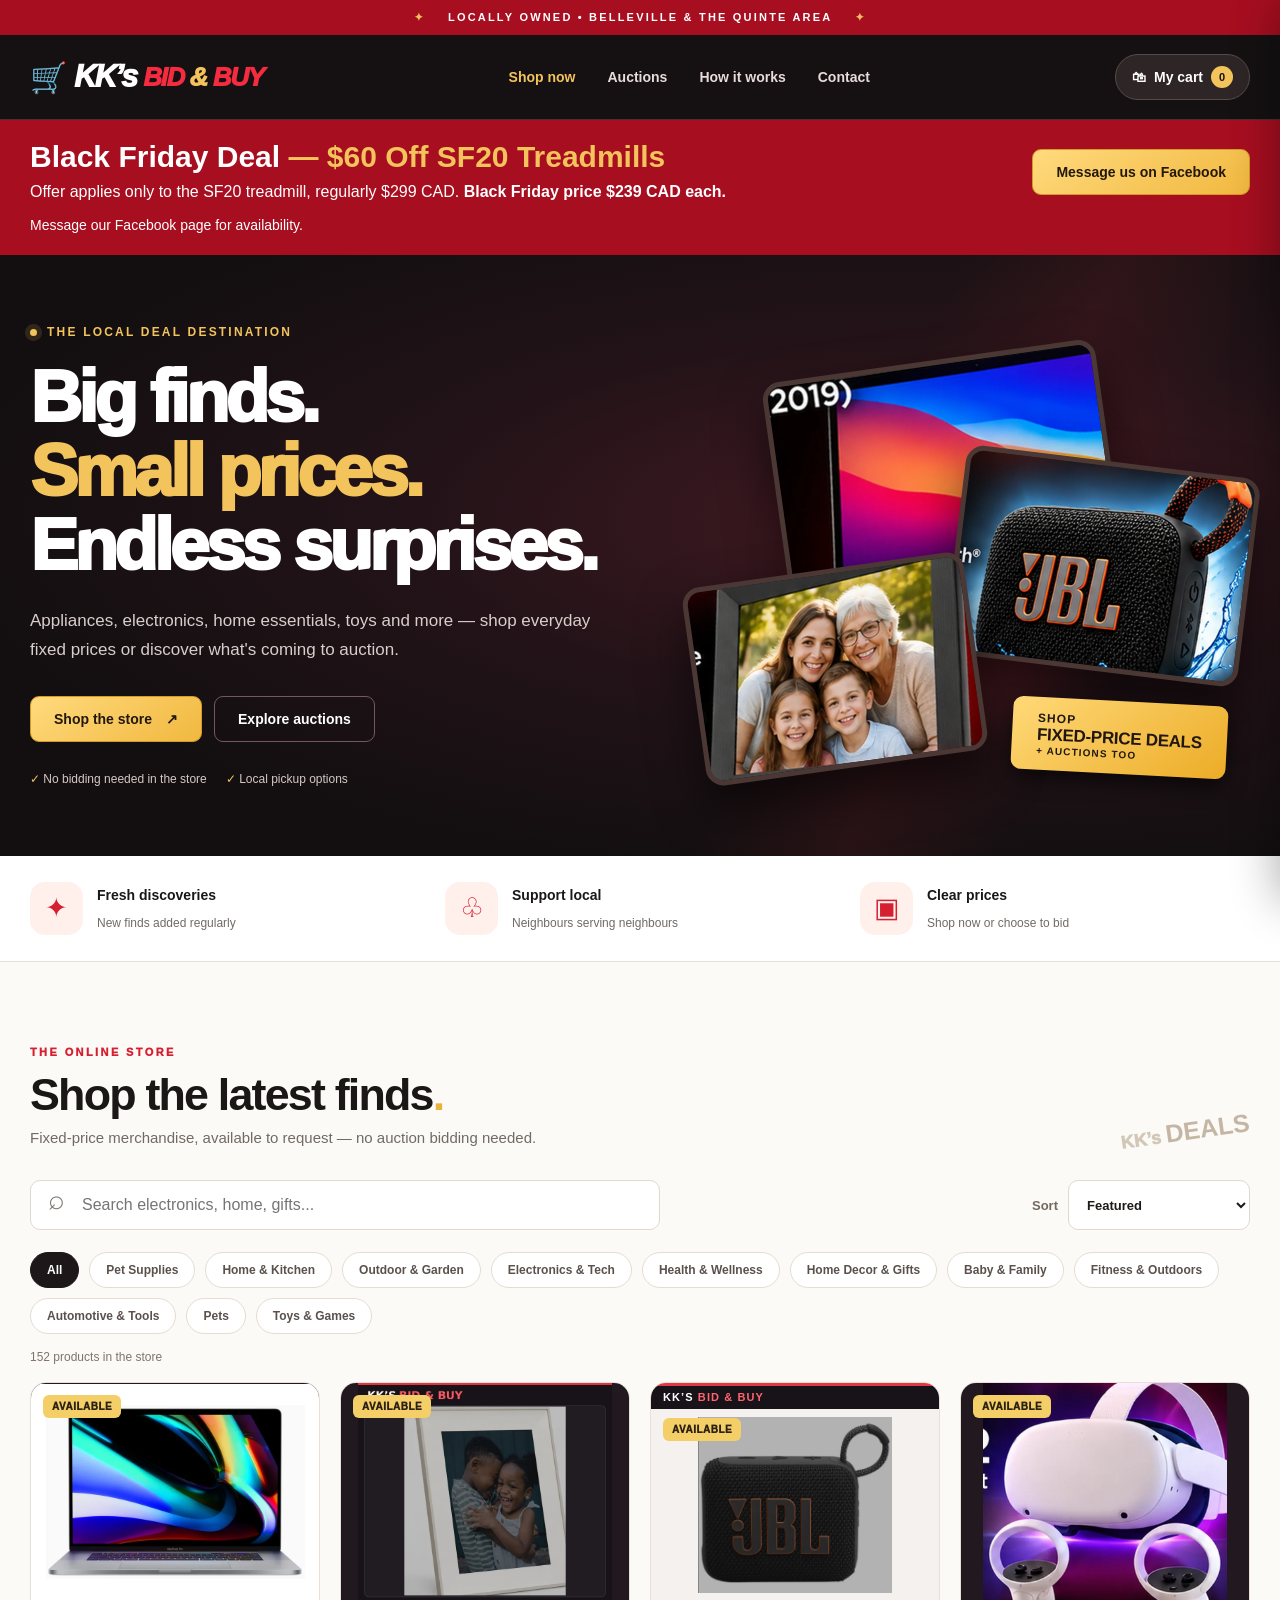
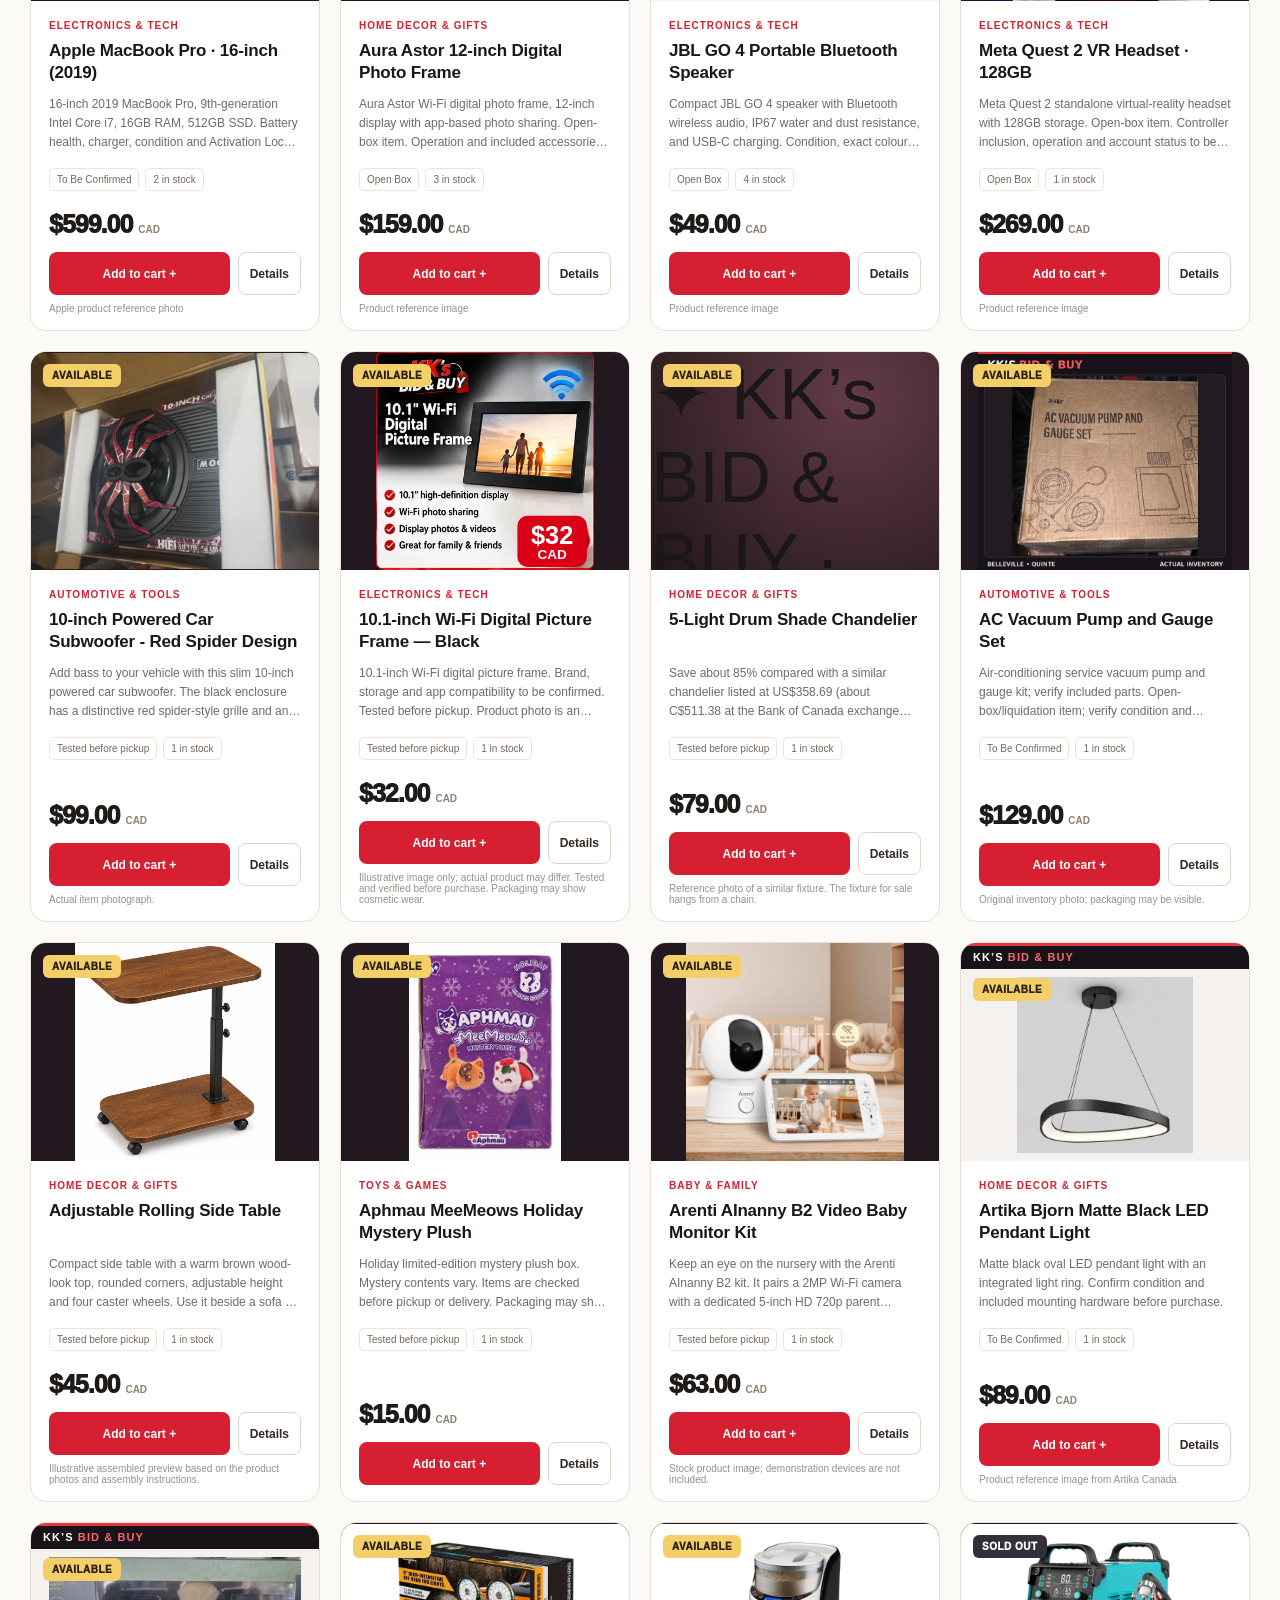
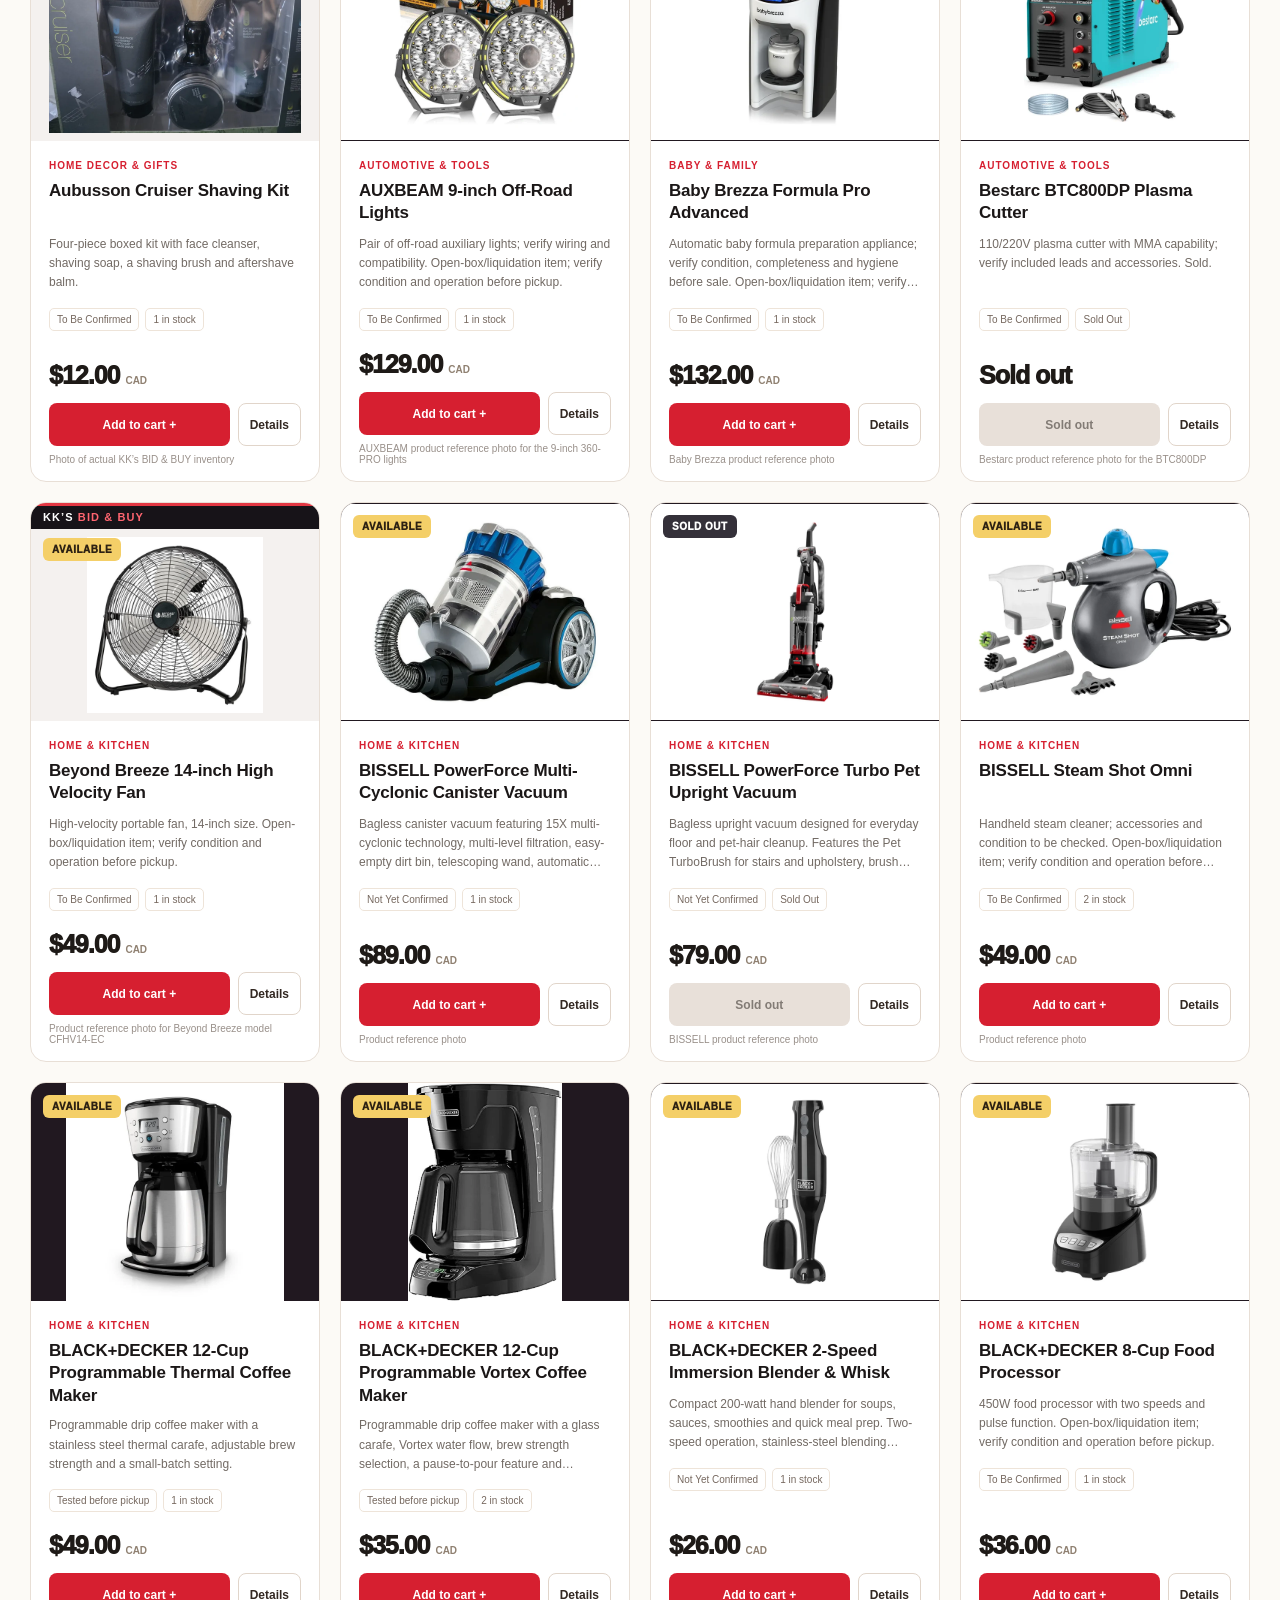
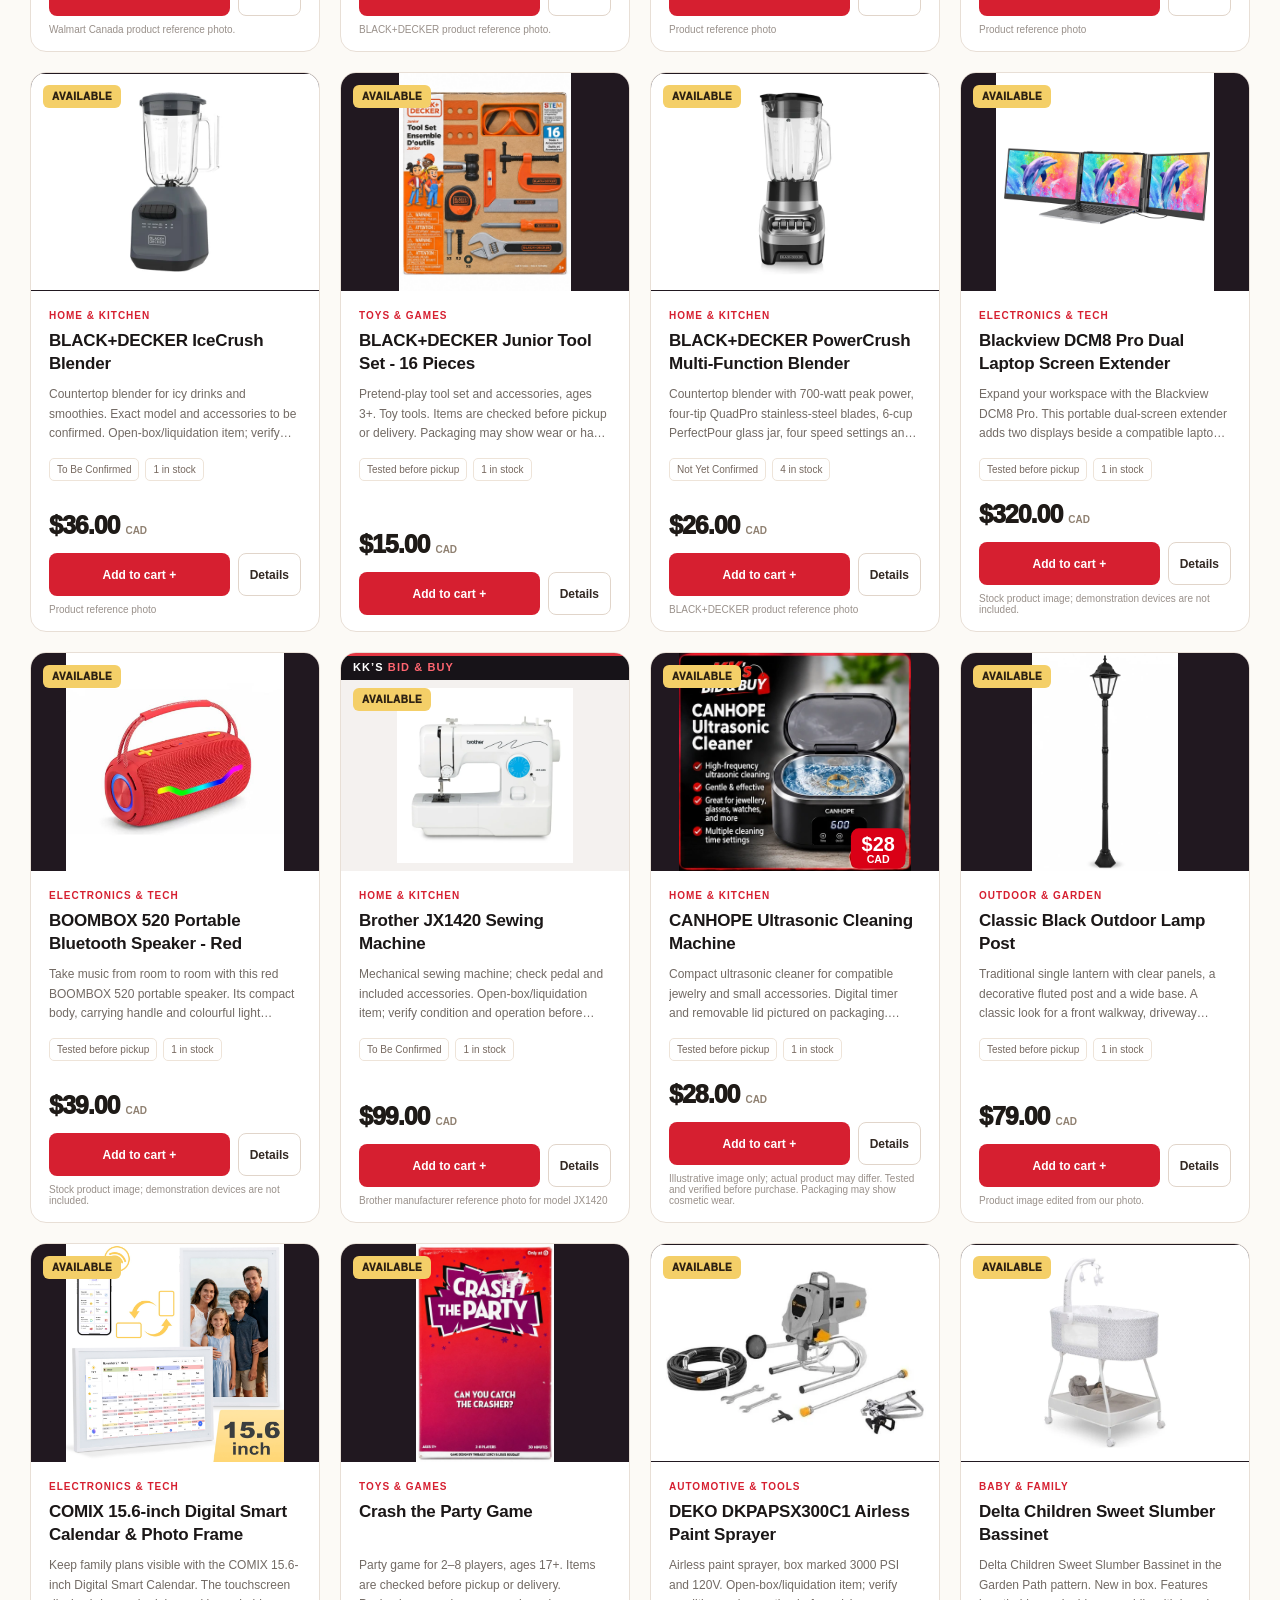
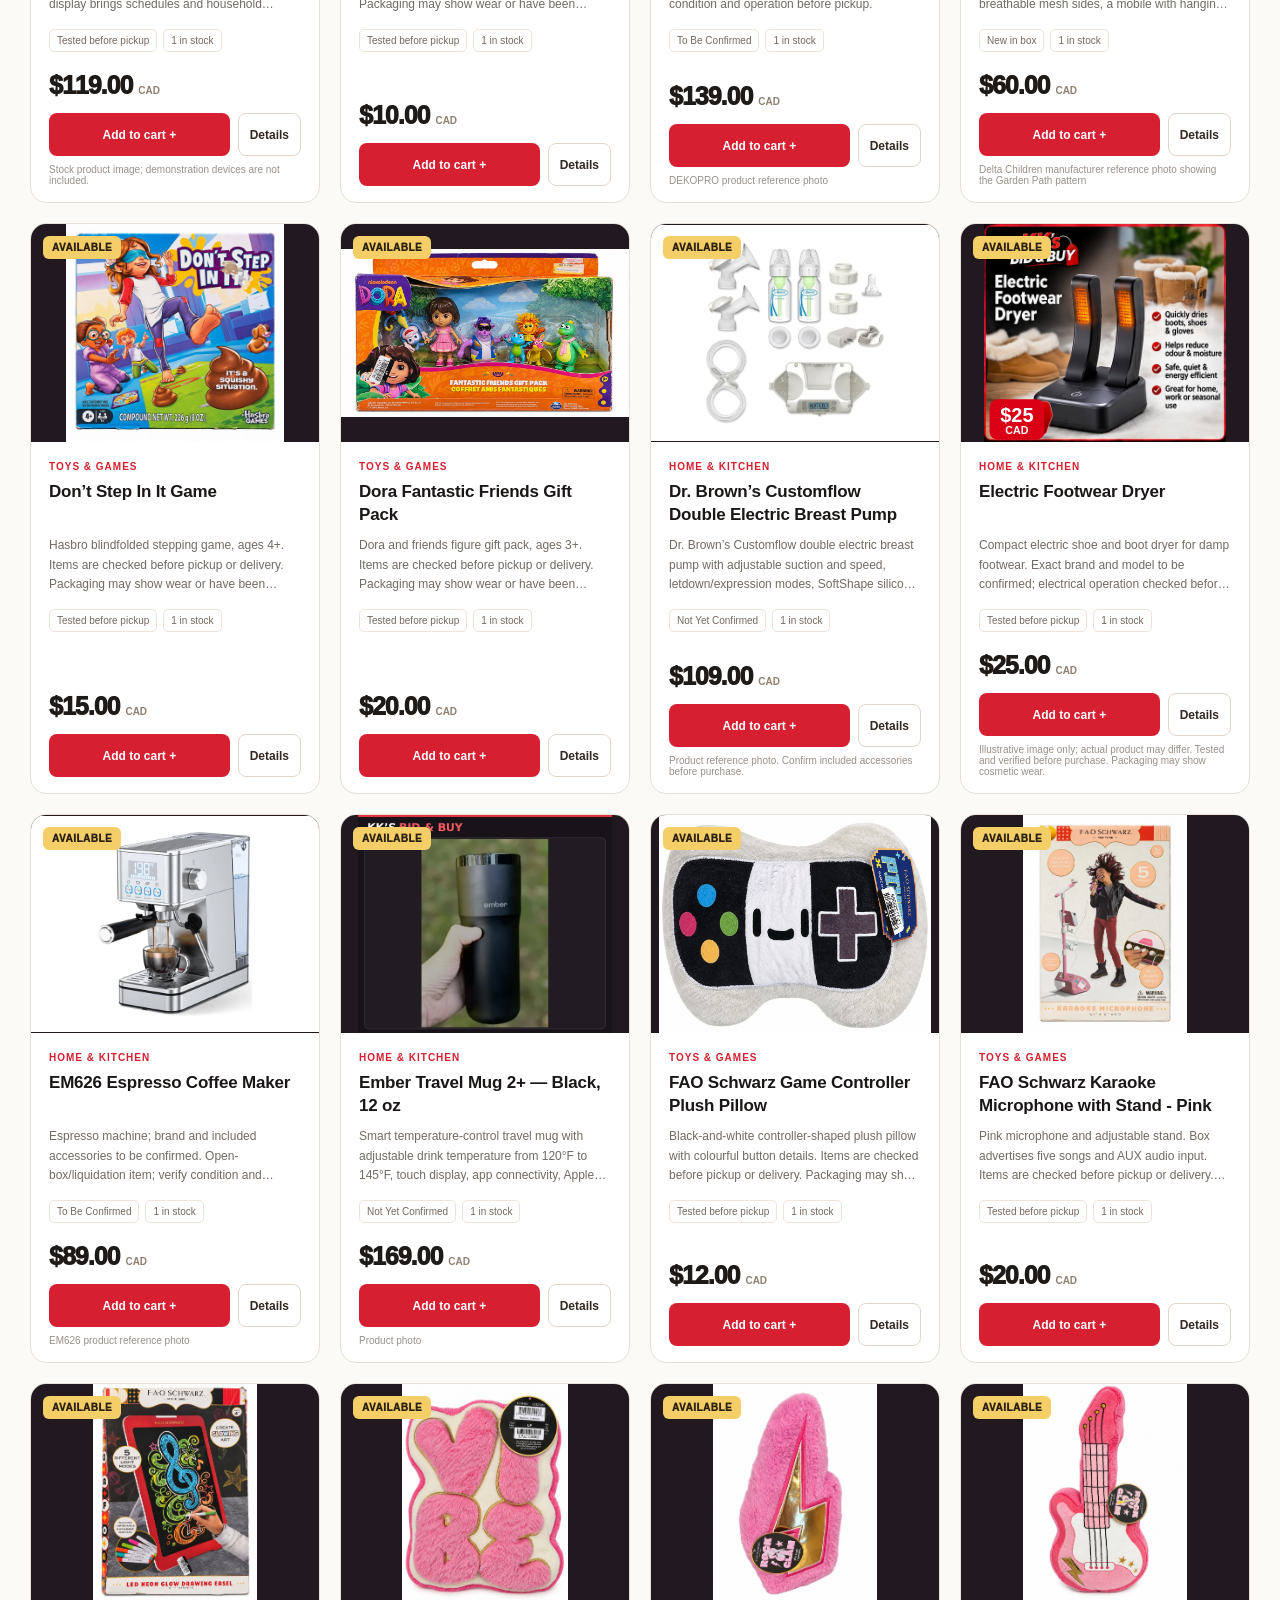
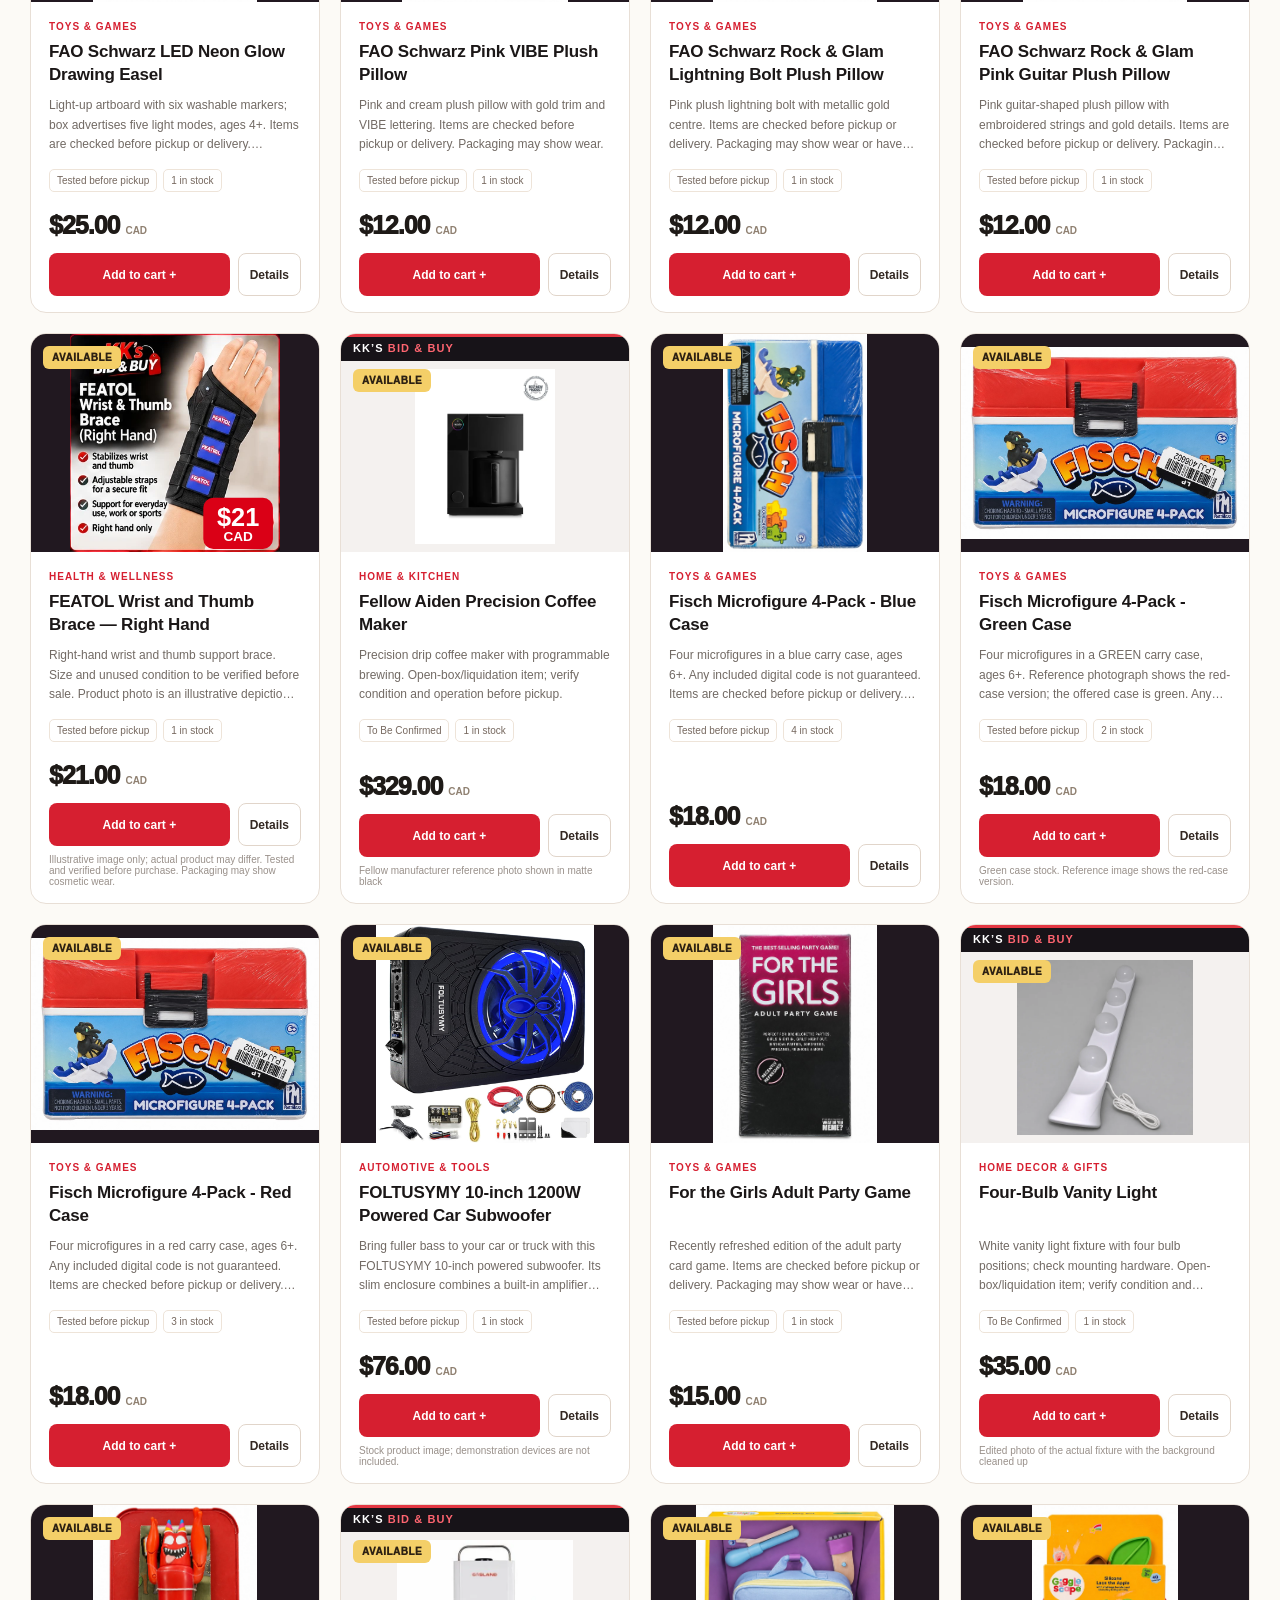
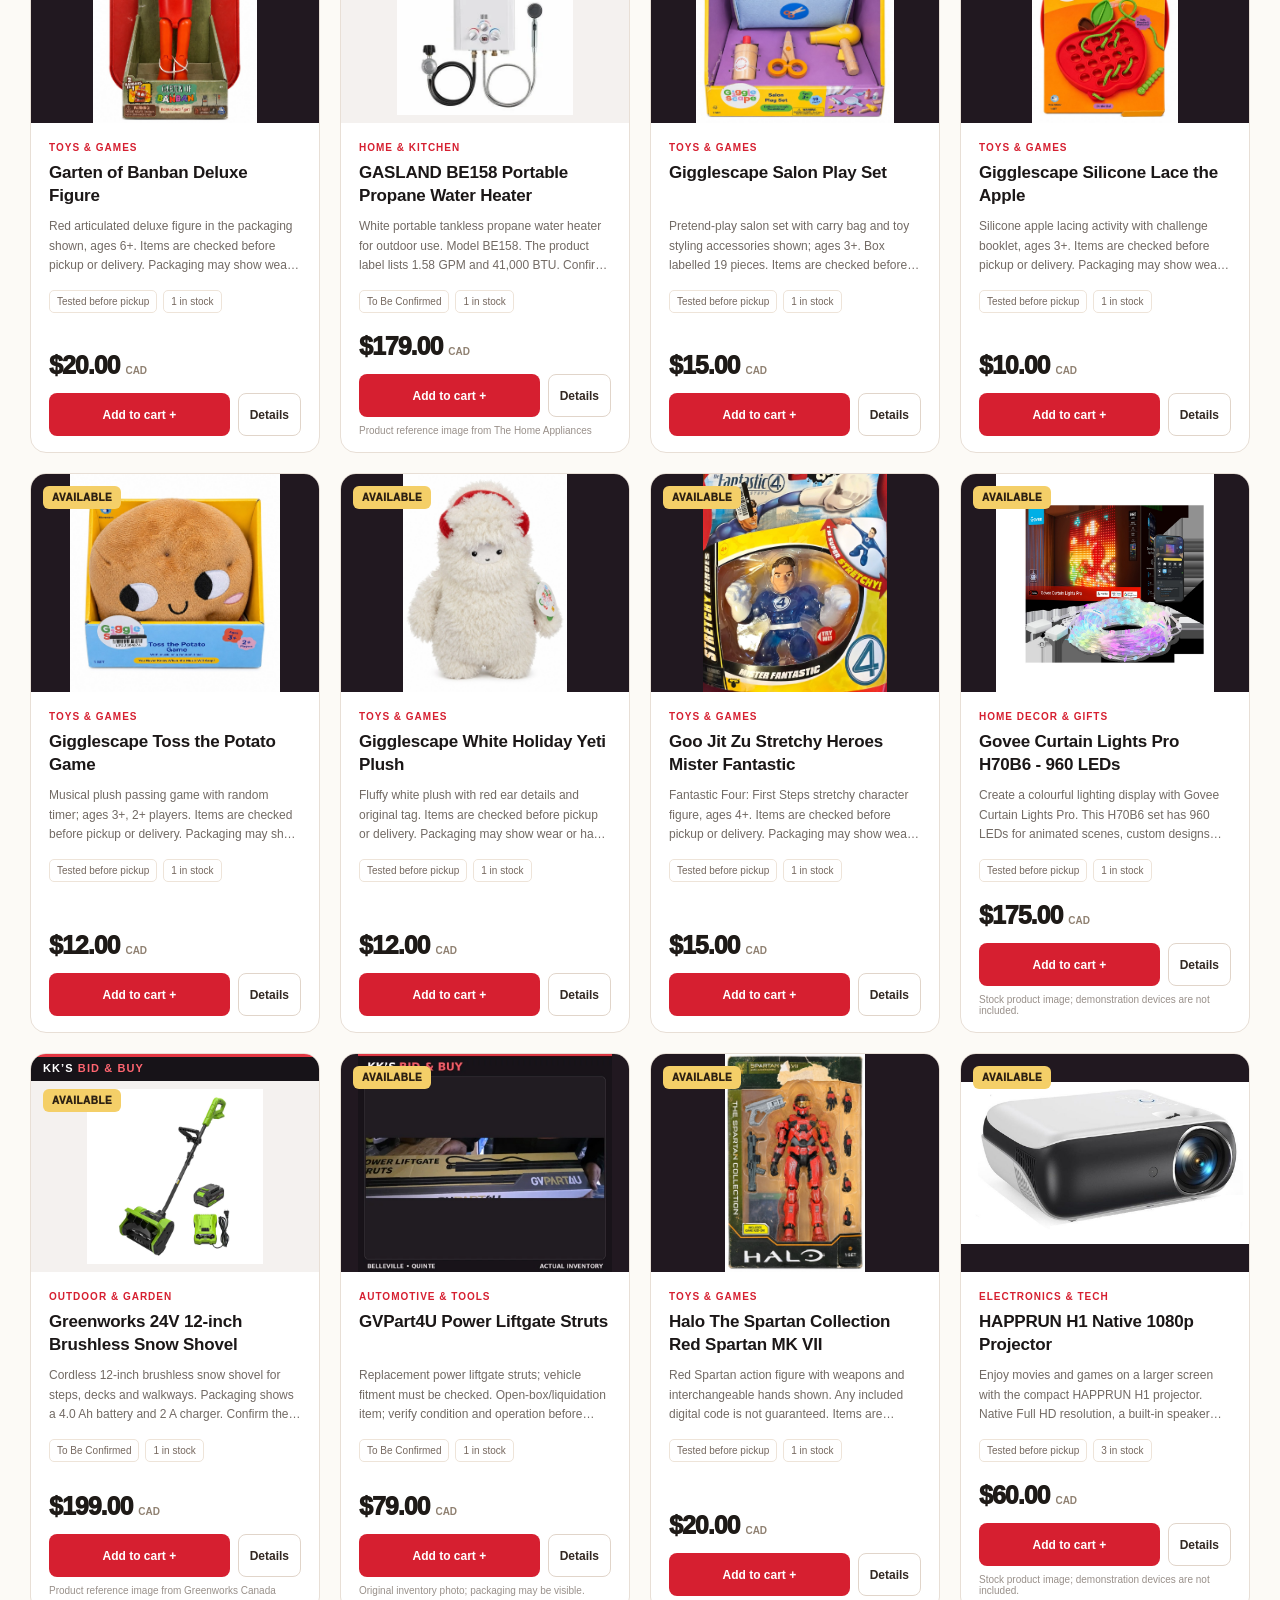
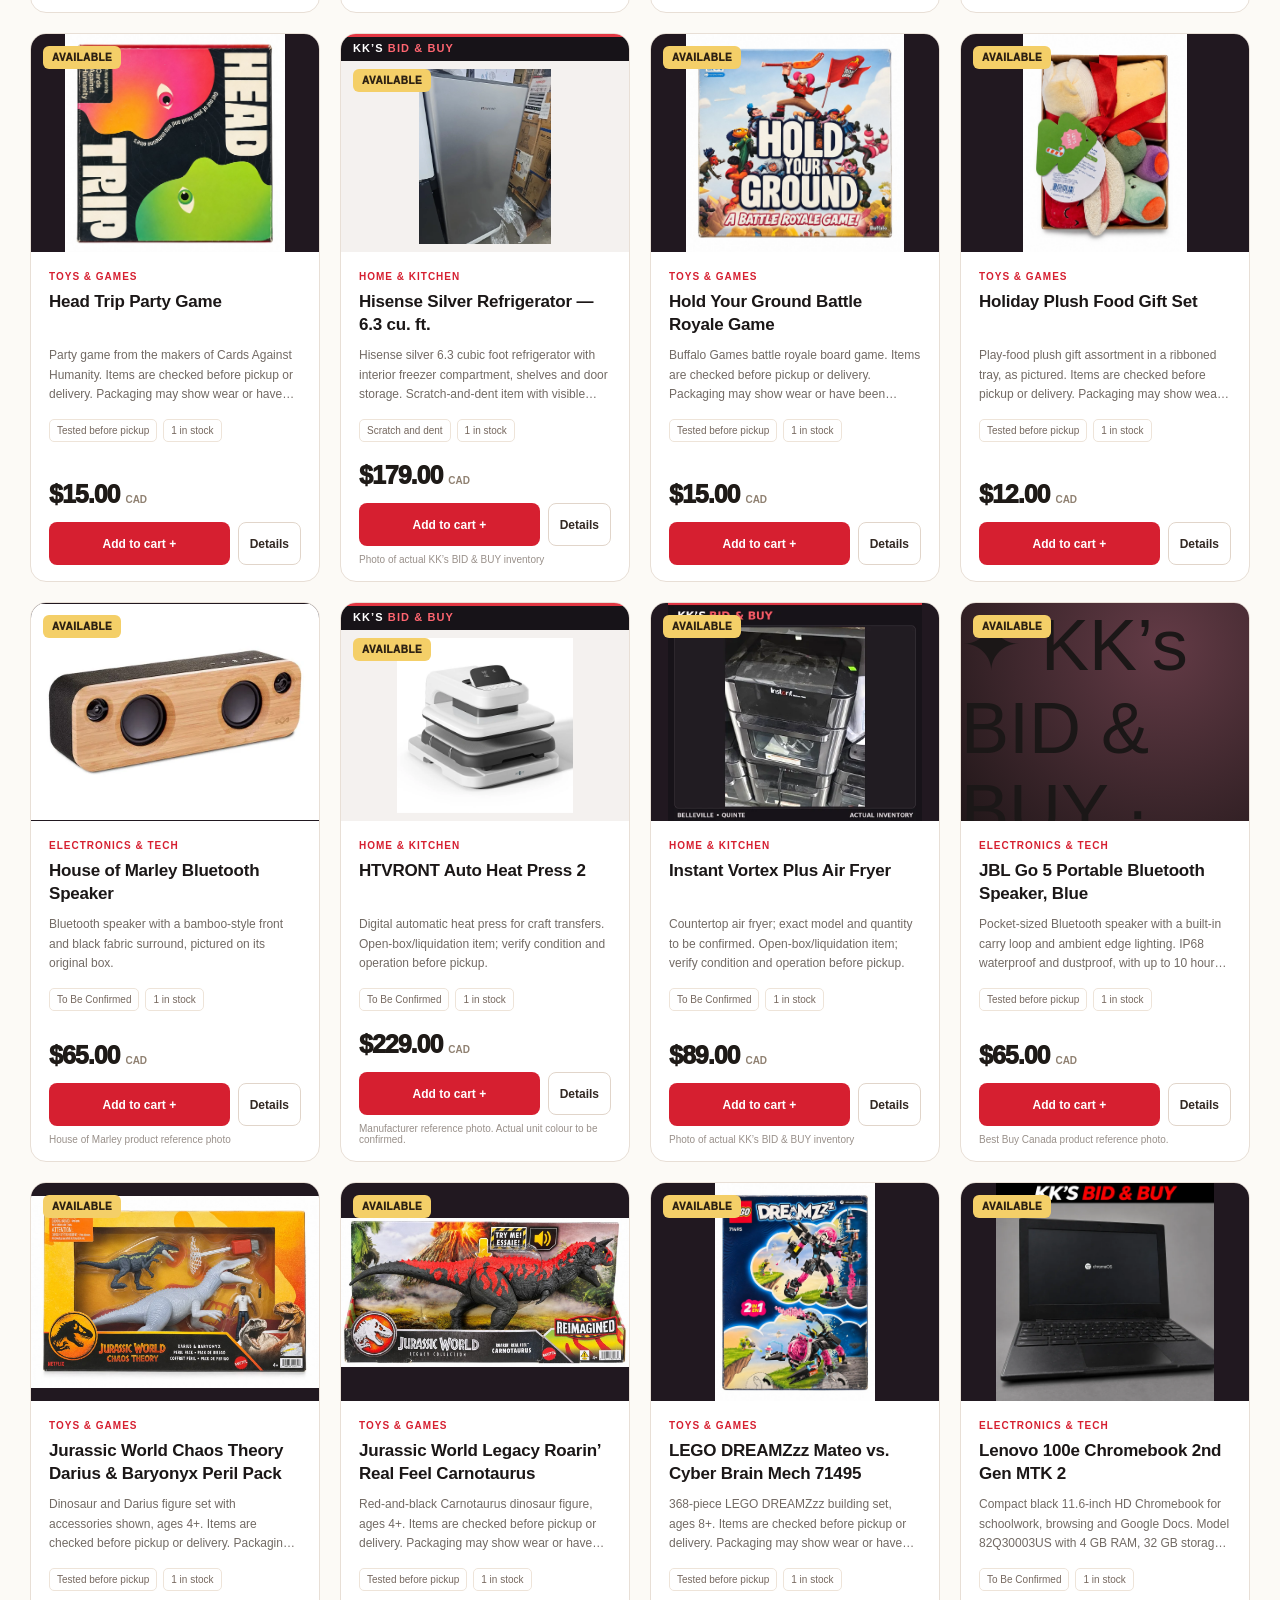
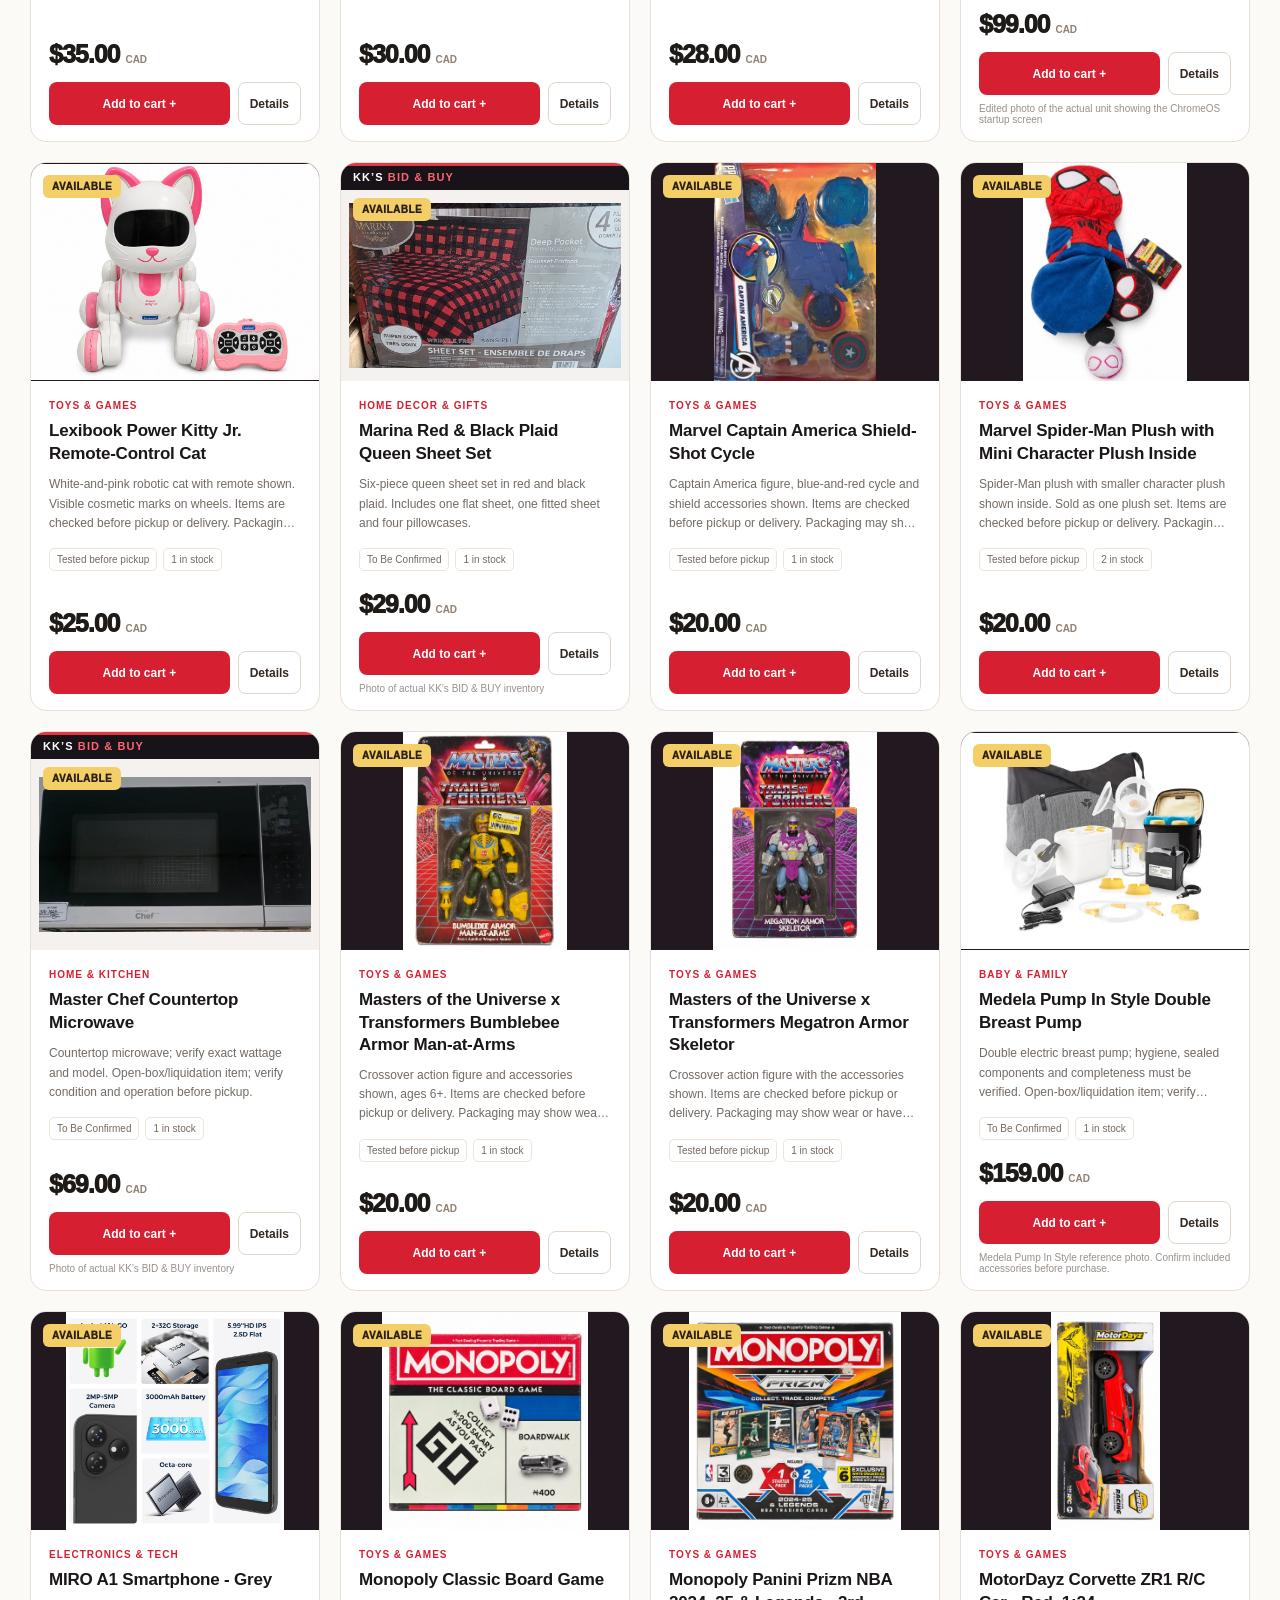
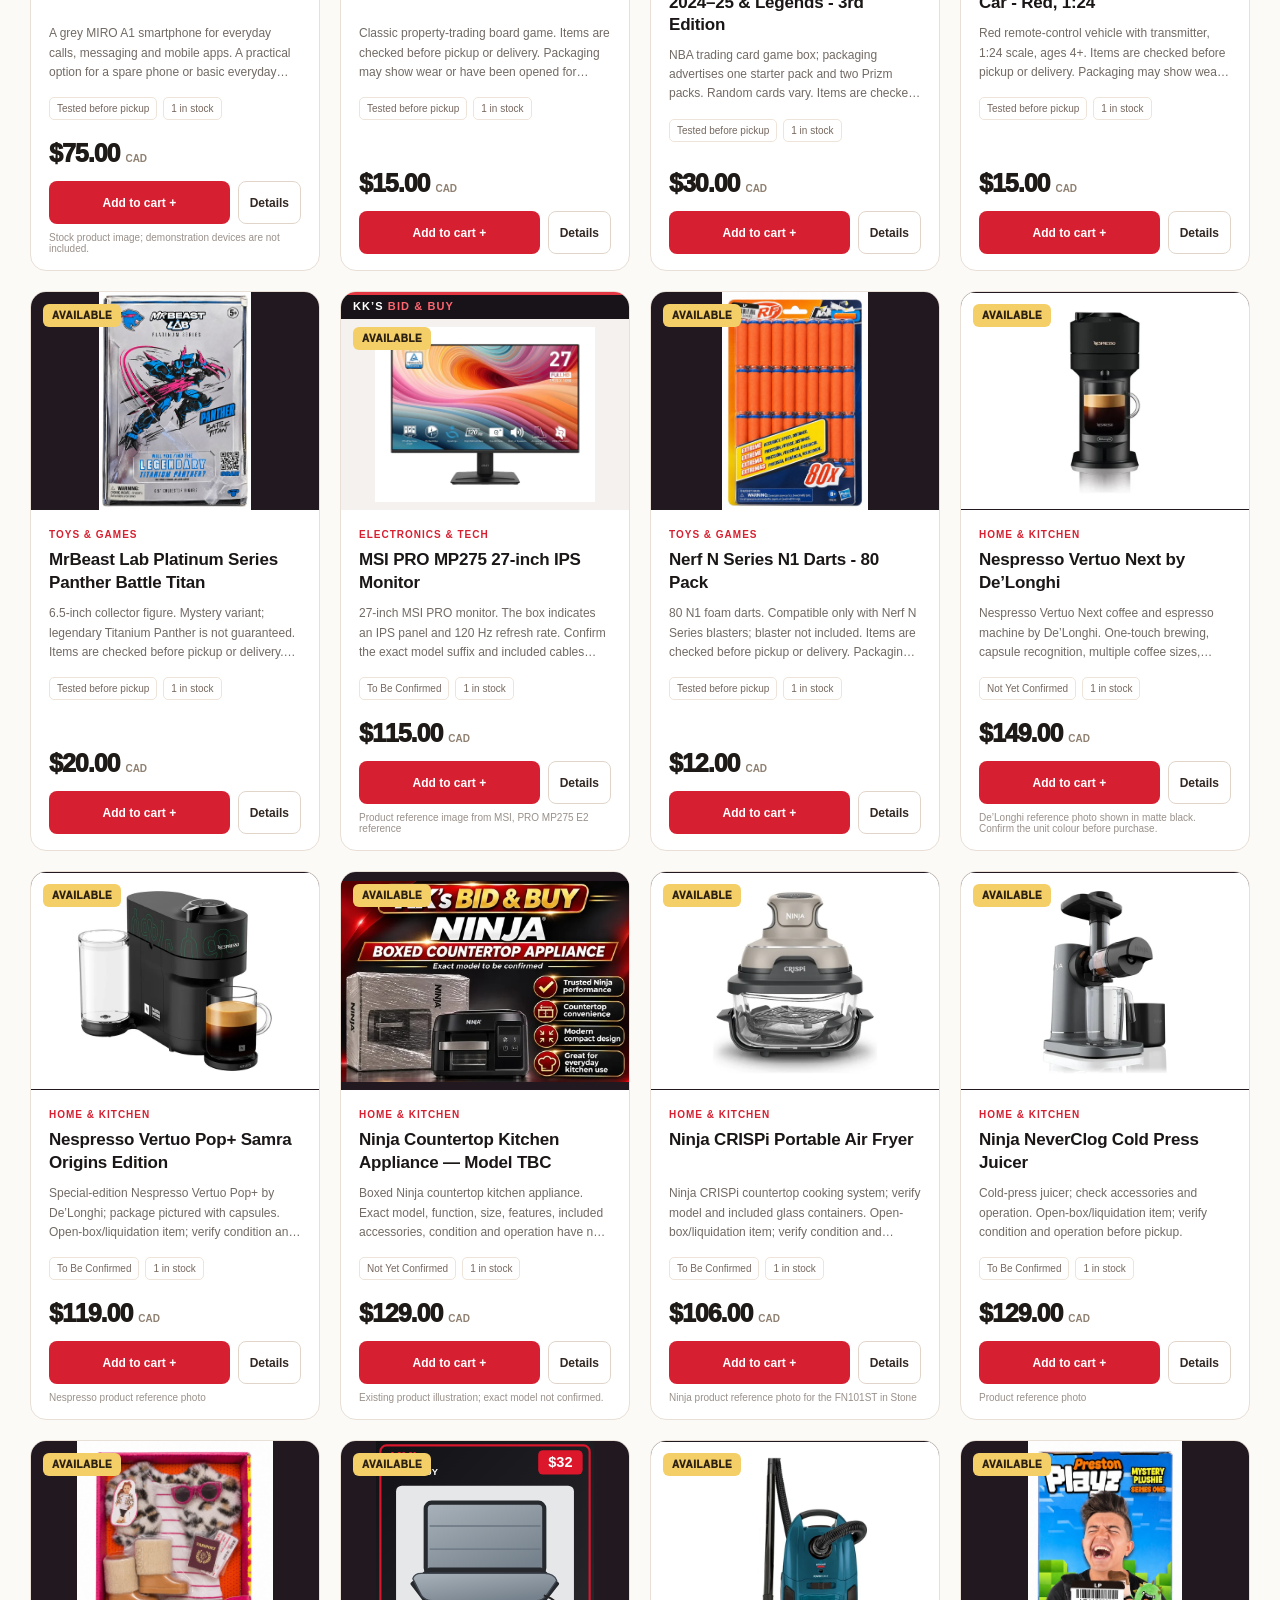
<file: index.html>
<!doctype html>
<html lang="en-CA">
<head>
<meta charset="utf-8">
<meta name="viewport" content="width=device-width,initial-scale=1">
<meta name="theme-color" content="#151113">
<meta name="description" content="Shop local liquidation deals, everyday bargains and upcoming auctions from KK's Bid & Buy in Belleville and the Quinte area.">
<title>KK's BID & BUY | Shop Deals & Auctions</title>
<link rel="stylesheet" href="styles.css?v=20261117-individual-photos">
<script defer src="settings.js"></script>
<script defer src="listings.js?v=20261117-individual-photos"></script>
<script defer src="site.js?v=20261117-individual-photos"></script>
<style>
 #black-friday-treadmills { background: var(--red-dark); color: #fff; }
 .black-friday-offer { display: flex; flex-wrap: wrap; align-items: center; justify-content: space-between; gap: 12px 24px; padding-block: 20px; }
 .black-friday-offer h2 { font-size: clamp(1.25rem, 3vw, 1.875rem); margin: 0; }
 .black-friday-offer h2 span { color: var(--gold); }
 .black-friday-offer p { margin: 6px 0 0; line-height: 1.45; }
 .black-friday-offer .black-friday-details { flex-basis: 100%; margin: 0; font-size: .875rem; }
</style>
</head>
<body>
<div class="announcement"><span class="spark">✦</span> LOCALLY OWNED • BELLEVILLE & THE QUINTE AREA <span class="spark">✦</span></div>
<header class="site-header">
 <div class="shell header-inner">
  <a href="#home" class="brand" aria-label="KK's Bid and Buy Home"><span class="brand-symbol">🛒</span><span class="brand-kk">KK’s</span><strong>BID <span>&</span> BUY</strong></a>
  <nav class="site-nav" aria-label="Main navigation"><a href="#shop" class="selected">Shop now</a><a href="#auctions">Auctions</a><a href="#how">How it works</a><a href="#contact">Contact</a></nav>
  <button class="cart-button" type="button" id="open-cart" aria-label="Open shopping cart"><span aria-hidden="true">🛍</span> <span class="hide-small">My cart</span><span id="cart-count" class="count">0</span></button>
 </div>
</header>
<main>
 <section id="black-friday-treadmills" aria-labelledby="black-friday-treadmills-title">
  <div class="shell black-friday-offer">
   <div>
    <h2 id="black-friday-treadmills-title">Black Friday Deal <span>— $60 Off SF20 Treadmills</span></h2>
    <p>Offer applies only to the SF20 treadmill, regularly $299 CAD. <strong>Black Friday price $239 CAD each.</strong></p>
   </div>
   <a class="button button-gold" href="https://www.facebook.com/share/19fpamtz1H/" target="_blank" rel="noopener noreferrer">Message us on Facebook</a>
   <p class="black-friday-details">Message our Facebook page for availability.</p>
  </div>
 </section>
 <section class="hero" id="home">
  <div class="shell hero-inner">
   <div class="hero-copy">
    <span class="eyebrow"><span class="dot"></span> THE LOCAL DEAL DESTINATION</span>
    <h1>Big finds.<br><em>Small prices.</em><br>Endless surprises.</h1>
    <p>Appliances, electronics, home essentials, toys and more — shop everyday fixed prices or discover what's coming to auction.</p>
    <div class="hero-actions"><a class="button button-gold" href="#shop">Shop the store <span aria-hidden="true">↗</span></a><a class="button button-outline" href="#auctions">Explore auctions</a></div>
    <div class="hero-mini"><span>✓ No bidding needed in the store</span><span>✓ Local pickup options</span></div>
   </div>
   <div class="hero-media" aria-hidden="true">
    <div class="hero-glow"></div>
    <div class="image-tile tile-a"><img src="macbook-pro.webp" alt=""></div>
    <div class="image-tile tile-b"><img src="jbl-go4.webp" alt=""></div>
    <div class="image-tile tile-c"><img src="assets/aura-astor.webp" alt=""></div>
    <div class="sale-label">SHOP <strong>FIXED-PRICE DEALS</strong> <span>+ AUCTIONS TOO</span></div>
   </div>
  </div>
 </section>
 <div class="features"><div class="shell features-inner"><div><span class="feature-icon">✦</span><strong>Fresh discoveries</strong><small>New finds added regularly</small></div><div><span class="feature-icon">♧</span><strong>Support local</strong><small>Neighbours serving neighbours</small></div><div><span class="feature-icon">▣</span><strong>Clear prices</strong><small>Shop now or choose to bid</small></div></div></div>
 <section class="shop-section section-pad" id="shop">
  <div class="shell">
   <div class="heading"><div><div class="section-kicker">THE ONLINE STORE</div><h2>Shop the latest finds<span class="gold-dot">.</span></h2><p>Fixed-price merchandise, available to request — no auction bidding needed.</p></div><span class="heading-ornament">KK’s <b>DEALS</b></span></div>
   <div class="store-controls"><label class="search-wrap"><span aria-hidden="true">⌕</span><span class="sr-only">Search store products</span><input id="search-input" type="search" placeholder="Search electronics, home, gifts..."></label><label class="sort-wrap"><span>Sort</span><select id="sort-select" aria-label="Sort products"><option value="featured">Featured</option><option value="low">Price: low to high</option><option value="high">Price: high to low</option><option value="az">Name: A–Z</option></select></label></div>
   <div class="filter-row" id="category-filters" aria-label="Product categories"></div>
   <div class="store-counter" id="store-counter" aria-live="polite">Loading store...</div>
   <div class="products-grid" id="product-grid"></div>
   <div class="empty-state" id="store-empty" hidden><div>◌</div><h3>Nothing found here yet.</h3><p>Try a different category or search term. Our stock changes often.</p><button class="button button-outline-dark" type="button" id="clear-filters">See all products</button></div>
   <div class="store-notice"><strong>How ordering works:</strong> Adding to your cart sends a request to KK's BID & BUY — it does not immediately charge you or guarantee an item. We'll confirm availability, pickup arrangements and the final total before payment.</div>
  </div>
 </section>
 <section class="auction-section section-pad" id="auctions"><div class="shell auction-layout"><div class="auction-icon" aria-hidden="true">⚒</div><div><span class="section-kicker">FEELING LUCKY?</span><h2>Love the thrill of a great bid?</h2><p>Our auctions are separate from the everyday store. Check upcoming lots, follow auction announcements, and place bids through the linked auction listing when available.</p><div id="auction-list" class="auction-list"></div><a href="#contact" class="button button-outline" id="auction-more">Get auction updates <span aria-hidden="true">↗</span></a></div></div></section>
 <section class="how-section section-pad" id="how"><div class="shell"><div class="center-head"><span class="section-kicker">SIMPLE SHOPPING</span><h2>From great find to yours.</h2></div><div class="steps"><article><div class="step-num">01</div><h3>Browse & discover</h3><p>Explore our fixed-price store, filter products and find your next bargain.</p></article><article><div class="step-num">02</div><h3>Request your order</h3><p>Add items to your cart and send us your order request securely.</p></article><article><div class="step-num">03</div><h3>Confirm & collect</h3><p>We confirm inventory, payment details and pickup or delivery options before the sale is finalized.</p></article></div></div></section>
 <section class="contact-section section-pad" id="contact"><div class="shell contact-box"><div><span class="section-kicker">STAY IN THE LOOP</span><h2>Don’t miss the next great find.</h2><p>Follow KK’s BID & BUY for new arrivals, upcoming auctions and featured local deals.</p></div><div class="contact-actions"><a id="facebook-page-link" class="button button-gold" href="#contact" hidden target="_blank" rel="noopener noreferrer">Visit our Facebook page ↗</a><a id="facebook-group-link" class="button button-outline" href="#contact" hidden target="_blank" rel="noopener noreferrer">Auction group ↗</a><p id="facebook-placeholder" class="contact-placeholder">Facebook links will appear here when the store owner adds them.</p></div></div></section>
</main>
<footer class="footer"><div class="shell footer-inner"><div><div class="brand footer-brand"><span class="brand-kk">KK’s</span><strong>BID <span>&</span> BUY</strong></div><p>Auctions • Marketplace • Everyday Store<br>Belleville & the Quinte area, Ontario</p></div><div class="footer-links"><a href="#shop">Shop</a><a href="#auctions">Auctions</a><a href="#how">How ordering works</a><a href="#contact">Contact</a></div></div><div class="shell footer-bottom"><span>© <span id="year">2026</span> KK’s BID & BUY</span><span>Big Finds. Small Prices. Endless Surprises!</span></div></footer>

<div class="drawer-shade" id="drawer-shade" hidden></div>
<aside class="cart-drawer" id="cart-drawer" aria-label="Shopping cart" aria-modal="true" role="dialog" aria-hidden="true" tabindex="-1">
 <div class="cart-head"><div><span class="section-kicker">YOUR SELECTIONS</span><h2>Shopping cart</h2></div><button class="close" id="close-cart" aria-label="Close cart">✕</button></div>
 <div class="cart-items" id="cart-items"></div>
 <div class="cart-footer"><div class="subtotal"><span>Estimated subtotal</span><strong id="cart-subtotal">$0.00</strong></div><p>CAD · Final total and tax, if applicable, confirmed before payment. No payment is taken here.</p><button type="button" id="checkout-button" class="button button-gold button-full" disabled>Request these items →</button></div>
</aside>

<div class="checkout-layer" id="checkout-layer" hidden>
 <div class="checkout-card" role="dialog" aria-modal="true" aria-labelledby="checkout-heading">
  <div class="checkout-top"><div><span class="section-kicker">NO ONLINE PAYMENT REQUIRED</span><h2 id="checkout-heading">Request your order</h2></div><button id="close-checkout" class="close" type="button" aria-label="Close order form">✕</button></div>
  <p>Fill out this form and we’ll contact you to confirm your items, availability, pickup details and payment arrangements.</p>
  <div id="checkout-summary" class="checkout-summary"></div>
  <form name="order-request" method="POST" data-netlify="true" netlify-honeypot="bot-field" action="/thank-you.html" id="order-form">
   <input type="hidden" name="form-name" value="order-request"><p class="sr-only"><label>Leave this empty <input name="bot-field"></label></p>
   <input type="hidden" id="order-details" name="order_details"><input type="hidden" id="order-total" name="estimated_subtotal_cad">
   <div class="form-grid"><label>Full name <span aria-hidden="true">*</span><input type="text" name="customer_name" maxlength="120" required autocomplete="name"></label><label>Email address <span aria-hidden="true">*</span><input type="email" name="email" maxlength="150" required autocomplete="email"></label></div>
   <div class="form-grid"><label>Phone (optional)<input type="tel" name="phone" maxlength="40" autocomplete="tel"></label><label>Preferred arrangement<select name="fulfilment"><option>Local pickup</option><option>Ask about delivery</option></select></label></div>
   <label>Questions or special requests (optional)<textarea name="note" rows="3" maxlength="700" placeholder="Anything we should know?"></textarea></label>
   <label class="form-check"><input type="checkbox" required> I understand this is an order request, not an immediate purchase or confirmed reservation.</label>
   <p class="privacy-note">Your details will be sent to the store owner using Netlify Forms and used to respond to this order request.</p>
   <button class="button button-gold button-full" type="submit" id="send-order">Send order request →</button>
  </form>
 </div>
</div>
</body></html>
</file>
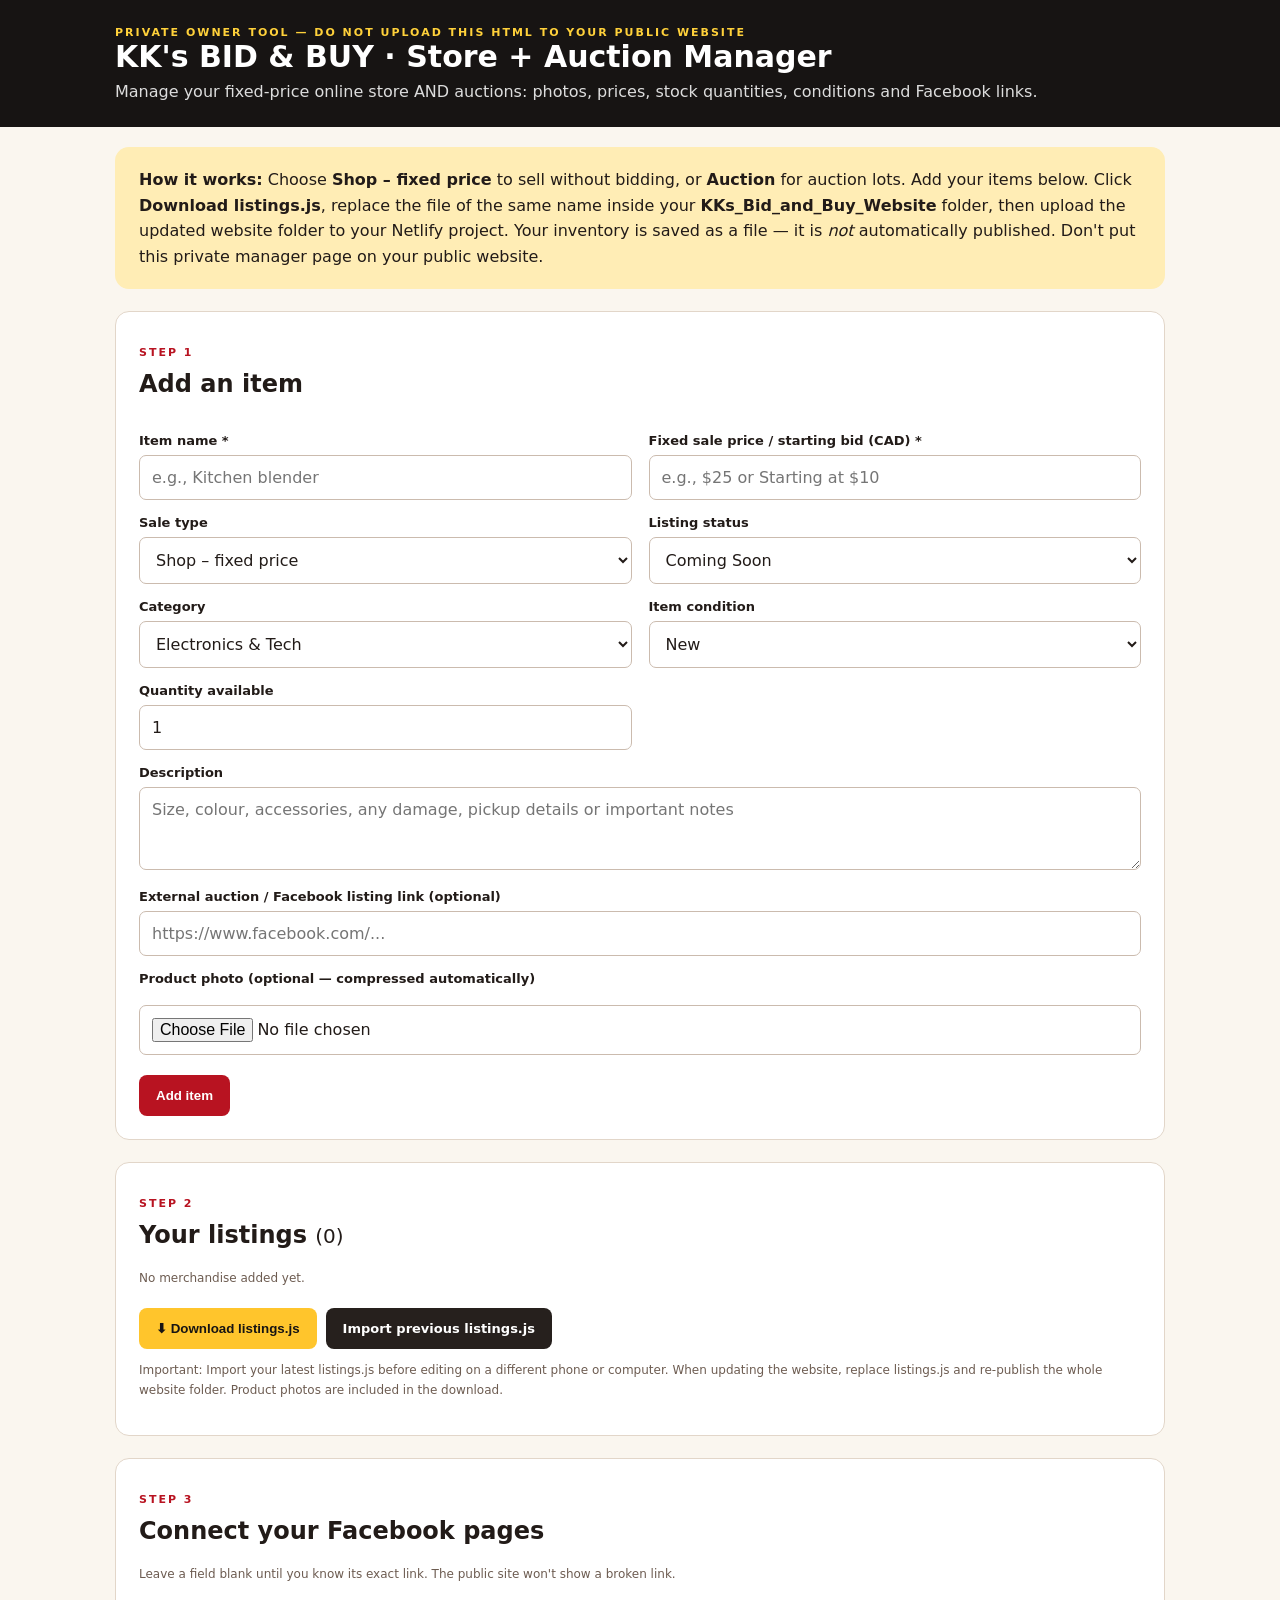
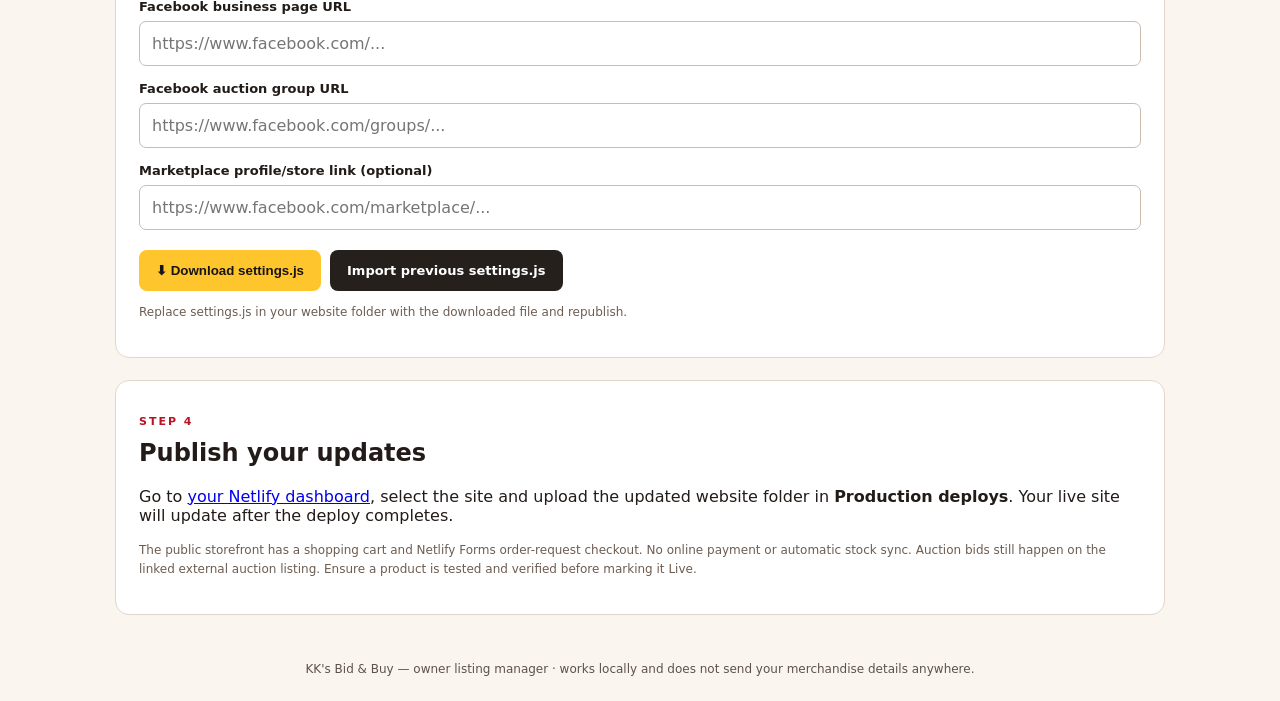
<file: KKs_Bid_and_Buy_Private_Store_Manager(1)-2.html>
<!doctype html><html lang="en-CA"><head><meta charset="utf-8"><meta name="viewport" content="width=device-width,initial-scale=1"><title>KK's BID & BUY — Private Shop & Auction Manager</title><style>
:root{font-family:system-ui,Arial,sans-serif;color:#221b18;background:#faf6ef}*{box-sizing:border-box}body{margin:0}.wrap{width:min(1050px,calc(100% - 28px));margin:auto}header{background:#171413;color:white;padding:26px 0}h1{font-size:30px;margin:0}header p{color:#ddd;margin:8px 0 0}.notice{background:#ffedb5;padding:20px 24px;border-radius:14px;margin:20px 0;line-height:1.6}.tag{color:#b81321;font-size:11px;font-weight:900;letter-spacing:2px}h2{margin-top:0}section{background:white;border:1px solid #e2d6c9;border-radius:14px;padding:23px;margin:22px 0}label{font-size:13px;font-weight:700;display:block;margin:15px 0 7px}input,select,textarea{width:100%;padding:12px;border:1px solid #cbbbae;border-radius:7px;background:white;color:#221b18;font:inherit}textarea{resize:vertical}.grid{display:grid;grid-template-columns:1fr 1fr;gap:0 17px}.btn{padding:13px 17px;border-radius:8px;border:0;background:#b81321;color:#fff;font-weight:800;cursor:pointer}.btn.secondary{background:#26201d}.btn.gold{background:#ffc52c;color:#171413}.btn.light{background:#f1e7dc;color:#281d18}.buttons{display:flex;gap:9px;flex-wrap:wrap;margin-top:20px}.small{font-size:12px;color:#6d5c51;line-height:1.6}.item{border:1px solid #eee2d8;background:#fffaf6;border-radius:10px;padding:12px;display:flex;justify-content:space-between;align-items:center;gap:12px;margin:9px 0}.item img{width:65px;height:65px;object-fit:cover;border-radius:5px}.item strong{display:block}.item small{display:block;color:#64594f;margin-top:5px}.item button{padding:8px 11px;border:0;border-radius:6px;cursor:pointer;background:#231b16;color:#fff}.item button.delete{background:#be2730}.photo-preview{max-width:170px;max-height:130px;border-radius:8px;margin:11px 0;display:none}.file-drop{margin-top:12px}.footer{font-size:12px;text-align:center;padding:25px;color:#5d514b}.hidden{display:none!important}@media(max-width:650px){.grid{grid-template-columns:1fr}section{padding:16px}.item{flex-wrap:wrap}.item>div:first-child{flex:1 1 100%}.buttons>.btn{flex:1 1 auto}}
</style></head><body><header><div class="wrap"><div class="tag" style="color:#ffd13a">PRIVATE OWNER TOOL — DO NOT UPLOAD THIS HTML TO YOUR PUBLIC WEBSITE</div><h1>KK's BID & BUY · Store + Auction Manager</h1><p>Manage your fixed-price online store AND auctions: photos, prices, stock quantities, conditions and Facebook links.</p></div></header><main class="wrap"><div class="notice"><strong>How it works:</strong> Choose <b>Shop – fixed price</b> to sell without bidding, or <b>Auction</b> for auction lots. Add your items below. Click <strong>Download listings.js</strong>, replace the file of the same name inside your <strong>KKs_Bid_and_Buy_Website</strong> folder, then upload the updated website folder to your Netlify project. Your inventory is saved as a file — it is <em>not</em> automatically published. Don't put this private manager page on your public website.</div>
<section><p class="tag">STEP 1</p><h2>Add an item</h2><form id="item-form"><div class="grid"><div><label for="title">Item name *</label><input id="title" required placeholder="e.g., Kitchen blender"></div><div><label for="price">Fixed sale price / starting bid (CAD) *</label><input id="price" required placeholder="e.g., $25 or Starting at $10"></div><div><label for="type">Sale type</label><select id="type"><option value="Shop">Shop – fixed price</option><option>Auction</option><option value="Marketplace">Marketplace – fixed price</option></select></div><div><label for="status">Listing status</label><select id="status"><option>Coming Soon</option><option>Live</option><option>Sold Out</option></select></div><div><label for="category">Category</label><select id="category"><option>Electronics & Tech</option><option>Home & Kitchen</option><option>Home Decor & Gifts</option><option>Clothing & Accessories</option><option>Toys & Games</option><option>Tools & Outdoors</option><option>Other</option></select></div><div><label for="condition">Item condition</label><select id="condition"><option>New</option><option>Open Box</option><option>Like New</option><option>Used</option><option>For Parts / As-is</option><option>Not Yet Confirmed</option><option>To Be Confirmed</option></select></div><div><label for="quantity">Quantity available</label><input id="quantity" type="number" min="0" max="9999" value="1" step="1"></div></div><label for="description">Description</label><textarea id="description" rows="3" placeholder="Size, colour, accessories, any damage, pickup details or important notes"></textarea><label for="link">External auction / Facebook listing link (optional)</label><input id="link" type="url" placeholder="https://www.facebook.com/..."><label for="photo">Product photo (optional — compressed automatically)</label><input id="photo" type="file" accept="image/*" class="file-drop"><img id="photo-preview" alt="Chosen product photo preview" class="photo-preview"><div class="buttons"><button class="btn" type="submit" id="save-btn">Add item</button><button class="btn light" id="cancel-edit" type="button" hidden>Cancel editing</button></div></form></section>
<section><p class="tag">STEP 2</p><h2>Your listings <small id="count" style="font-weight:400">(0)</small></h2><div id="items"><p class="small">No merchandise added yet.</p></div><div class="buttons"><button class="btn gold" id="download-items" type="button">⬇ Download listings.js</button><label for="import-items" class="btn secondary" style="margin:0;cursor:pointer">Import previous listings.js</label><input id="import-items" type="file" accept=".js,.txt" class="hidden"></div><p class="small">Important: Import your latest listings.js before editing on a different phone or computer. When updating the website, replace listings.js and re-publish the whole website folder. Product photos are included in the download.</p></section>
<section><p class="tag">STEP 3</p><h2>Connect your Facebook pages</h2><p class="small">Leave a field blank until you know its exact link. The public site won't show a broken link.</p><label for="page-url">Facebook business page URL</label><input id="page-url" type="url" placeholder="https://www.facebook.com/..."><label for="group-url">Facebook auction group URL</label><input id="group-url" type="url" placeholder="https://www.facebook.com/groups/..."><label for="market-url">Marketplace profile/store link (optional)</label><input id="market-url" type="url" placeholder="https://www.facebook.com/marketplace/..."><div class="buttons"><button class="btn gold" id="download-settings" type="button">⬇ Download settings.js</button><label for="import-settings" class="btn secondary" style="margin:0;cursor:pointer">Import previous settings.js</label><input id="import-settings" type="file" accept=".js,.txt" class="hidden"></div><p class="small">Replace settings.js in your website folder with the downloaded file and republish.</p></section>
<section><p class="tag">STEP 4</p><h2>Publish your updates</h2><p>Go to <a href="https://app.netlify.com/" target="_blank" rel="noopener noreferrer">your Netlify dashboard</a>, select the site and upload the updated website folder in <strong>Production deploys</strong>. Your live site will update after the deploy completes.</p><p class="small">The public storefront has a shopping cart and Netlify Forms order-request checkout. No online payment or automatic stock sync. Auction bids still happen on the linked external auction listing. Ensure a product is tested and verified before marking it Live.</p></section></main><div class="footer">KK's Bid & Buy — owner listing manager · works locally and does not send your merchandise details anywhere.</div>
<script>
(() => {'use strict'; const $=s=>document.querySelector(s), items=[];let editId=null;let chosenPhoto='';const ids=['title','price','type','status','category','condition','quantity','description','link'];const E=s=>String(s??'').replace(/[&<>"']/g,c=>({'&':'&amp;','<':'&lt;','>':'&gt;','"':'&quot;',"'":'&#39;'}[c]));function saveFile(name,content){const url=URL.createObjectURL(new Blob([content],{type:'application/javascript;charset=utf-8'})),a=document.createElement('a');a.href=url;a.download=name;document.body.append(a);a.click();a.remove();setTimeout(()=>URL.revokeObjectURL(url),3000)}function clearForm(){editId=null;chosenPhoto='';$('#item-form').reset();$('#quantity').value='1';$('#photo-preview').style.display='none';$('#photo-preview').src='';$('#save-btn').textContent='Add item';$('#cancel-edit').hidden=true}function paint(){const el=$('#items');$('#count').textContent=`(${items.length})`;el.innerHTML=items.length?items.map((x,i)=>`<div class="item"><div style="display:flex;gap:12px;align-items:center">${x.image?`<img src="${E(x.image)}" alt="">`:''}<div><strong>${E(x.title)}</strong><small>${E(x.type)} · ${E(x.price)} · ${E(x.status)}</small></div></div><div style="display:flex;gap:7px"><button type="button" data-edit="${i}">Edit</button><button type="button" data-delete="${i}" class="delete">Delete</button></div></div>`).join(''):'<p class="small">No merchandise added yet.</p>'}$('#items').addEventListener('click',e=>{const ed=e.target.closest('[data-edit]'),del=e.target.closest('[data-delete]');if(ed){const x=items[Number(ed.dataset.edit)];editId=x.id;for(const name of ids)$('#'+name).value=x[name]??(name==='quantity'?'1':'');chosenPhoto=x.image||'';$('#photo-preview').src=chosenPhoto;$('#photo-preview').style.display=chosenPhoto?'block':'none';$('#save-btn').textContent='Save changes';$('#cancel-edit').hidden=false;$('#item-form').scrollIntoView({behavior:'smooth'})}if(del&&confirm('Delete this listing from the working list?')){items.splice(Number(del.dataset.delete),1);paint();if(editId)clearForm()}});
$('#photo').addEventListener('change',async e=>{const file=e.target.files[0];if(!file)return; if(file.size>20*1024*1024){alert('Please choose an image smaller than 20 MB.');return}try{const url=URL.createObjectURL(file),img=new Image();await new Promise((yes,no)=>{img.onload=yes;img.onerror=no;img.src=url});const max=850,ratio=Math.min(1,max/Math.max(img.width,img.height)),canvas=document.createElement('canvas');canvas.width=Math.max(1,Math.round(img.width*ratio));canvas.height=Math.max(1,Math.round(img.height*ratio));canvas.getContext('2d').drawImage(img,0,0,canvas.width,canvas.height);chosenPhoto=canvas.toDataURL('image/jpeg',.78);URL.revokeObjectURL(url);$('#photo-preview').src=chosenPhoto;$('#photo-preview').style.display='block'}catch(err){alert('That image could not be loaded. Try a JPG or PNG photo.') }});
$('#item-form').addEventListener('submit',e=>{e.preventDefault();const obj={id:editId||'item-'+Date.now(),image:chosenPhoto};for(const name of ids)obj[name]=$('#'+name).value.trim();obj.quantity=Math.max(0,Math.floor(Number(obj.quantity)||0));if(!obj.title||!obj.price)return;const idx=items.findIndex(a=>a.id===obj.id);if(idx>=0)items[idx]=obj;else items.unshift(obj);clearForm();paint();$('#count').scrollIntoView({behavior:'smooth',block:'center'})});$('#cancel-edit').addEventListener('click',clearForm);
$('#download-items').addEventListener('click',()=>saveFile('listings.js','/* KK’s Bid & Buy product listings — generated by owner listing manager. */\nwindow.KK_LISTINGS = '+JSON.stringify(items,null,2)+';\n'));
$('#import-items').addEventListener('change',async e=>{const f=e.target.files[0];if(!f)return;try{let s=await f.text();s=s.replace(/^[\s\S]*?window\.KK_LISTINGS\s*=\s*/,'').replace(/;\s*$/,'');const parsed=JSON.parse(s);if(!Array.isArray(parsed))throw Error();if(items.length&&!confirm('Replace your current working listings with this imported file?'))return;items.length=0;items.push(...parsed);clearForm();paint();alert('Imported '+items.length+' listings.')}catch(err){alert('Could not read listings.js. Please choose a file generated by the editor.')}e.target.value=''});
function goodUrl(s){if(!s)return true;try{const u=new URL(s);return u.protocol==='https:'||u.protocol==='http:'}catch{return false}}
$('#download-settings').addEventListener('click',()=>{const cfg={facebookPageUrl:$('#page-url').value.trim(),facebookGroupUrl:$('#group-url').value.trim(),marketplaceUrl:$('#market-url').value.trim()};if(Object.values(cfg).some(s=>!goodUrl(s))){alert('Please use full links beginning with https:// or leave fields blank.');return}saveFile('settings.js','/* KK’s Bid & Buy Facebook links */\nwindow.KK_SITE_CONFIG = '+JSON.stringify(cfg,null,2)+';\n')});
$('#import-settings').addEventListener('change',async e=>{const f=e.target.files[0];if(!f)return;try{let s=await f.text();s=s.replace(/^[\s\S]*?window\.KK_SITE_CONFIG\s*=\s*/,'').replace(/;\s*$/,'');const o=JSON.parse(s);$('#page-url').value=o.facebookPageUrl||'';$('#group-url').value=o.facebookGroupUrl||'';$('#market-url').value=o.marketplaceUrl||'';alert('Facebook links loaded.')}catch(err){alert('Could not read settings.js.')}e.target.value=''});
})();
</script></body></html>
</file>
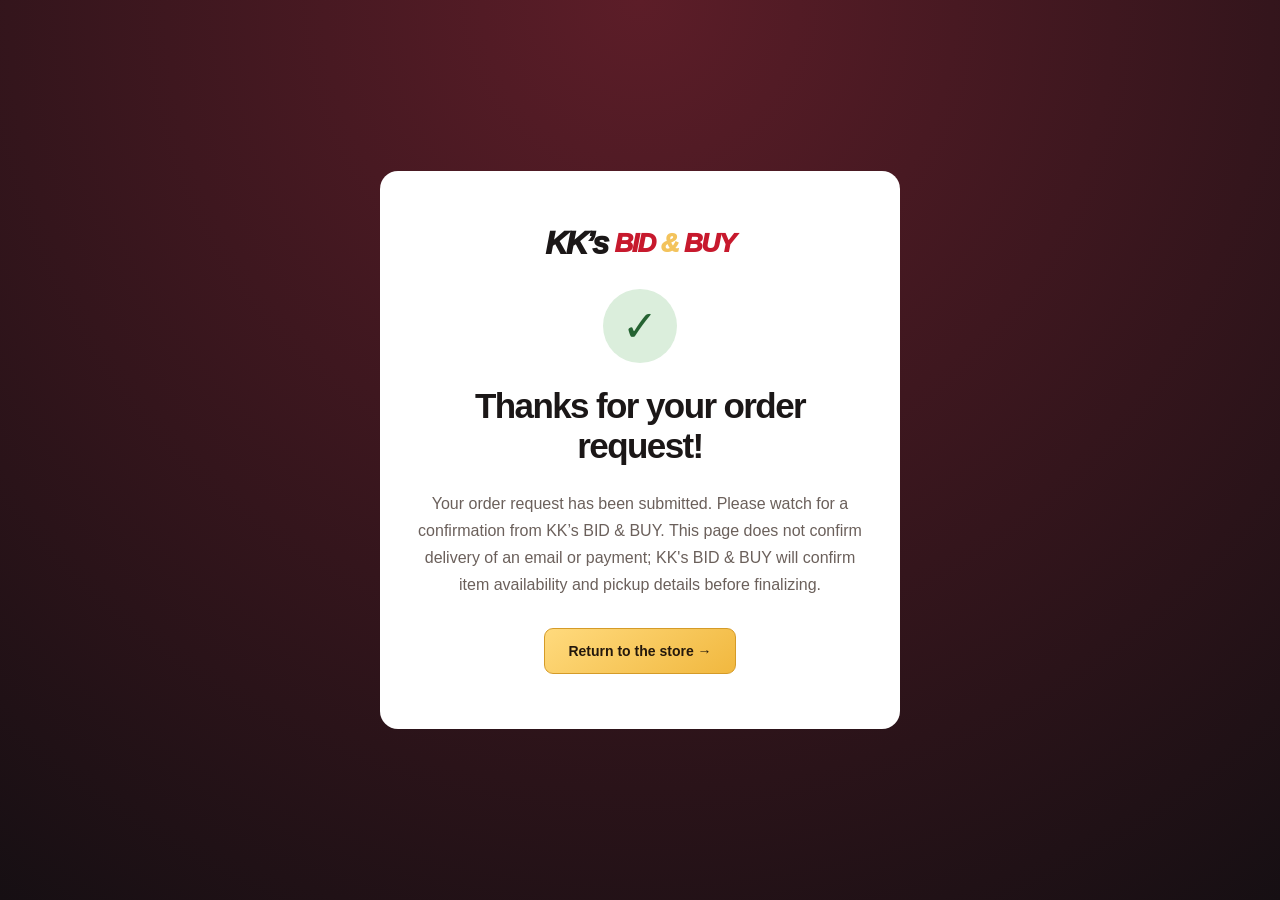
<file: thank-you.html>
<!doctype html><html lang="en-CA"><head><meta charset="utf-8"><meta name="viewport" content="width=device-width,initial-scale=1"><title>Request received | KK's BID & BUY</title><link rel="stylesheet" href="styles.css"></head><body class="thanks-body"><main class="thanks-card"><div class="brand"><span class="brand-kk">KK’s</span><strong>BID <span>&</span> BUY</strong></div><div class="check-large">✓</div><h1>Thanks for your order request!</h1><p>Your order request has been submitted. Please watch for a confirmation from KK’s BID & BUY. This page does not confirm delivery of an email or payment; KK's BID & BUY will confirm item availability and pickup details before finalizing.</p><a class="button button-gold" href="/">Return to the store →</a></main></body></html>
</file>
<file: styles.css>
:root{--ink:#1b1717;--black:#151113;--red:#d61f30;--red-dark:#a70e20;--gold:#f3c35c;--gold-deep:#d8a238;--cream:#fcfaf6;--paper:#f3eee7;--muted:#716a65;--line:#e8e0d7;--radius:18px;--shadow:0 16px 40px rgba(21,17,19,.11);font-family:Inter,ui-sans-serif,-apple-system,BlinkMacSystemFont,"Segoe UI",Arial,sans-serif;color:var(--ink);background:var(--cream)}*{box-sizing:border-box}html{scroll-behavior:smooth;scroll-padding-top:95px}body{margin:0;min-width:320px}a{color:inherit;text-decoration:none}button,input,select,textarea{font:inherit}button{cursor:pointer}img{max-width:100%;display:block}.shell{width:min(1220px,calc(100% - 40px));margin-inline:auto}.sr-only{position:absolute;width:1px;height:1px;padding:0;margin:-1px;overflow:hidden;clip:rect(0,0,0,0);white-space:nowrap;border:0}[hidden]{display:none!important}
.announcement{background:var(--red-dark);color:#fff;text-align:center;font-size:11px;font-weight:900;letter-spacing:2.2px;padding:11px 12px}.spark{color:var(--gold);padding:0 18px}.site-header{position:sticky;top:0;z-index:20;background:#151113;color:#fff;border-bottom:1px solid #49322d}.header-inner{height:84px;display:flex;align-items:center;justify-content:space-between;gap:22px}.brand{display:inline-flex;align-items:center;gap:7px;white-space:nowrap;letter-spacing:-.9px}.brand-symbol{font-size:30px;margin-right:1px;filter:saturate(1.7)}.brand-kk{font-size:31px;font-weight:950;font-style:italic;letter-spacing:-2px}.brand strong{font-size:26px;font-style:italic;font-weight:950;color:#f52b3f;letter-spacing:-1.4px}.brand strong span{color:var(--gold)}.site-nav{display:flex;gap:32px;align-items:center;font-size:14px;font-weight:750}.site-nav a{color:#e8dcdb}.site-nav a:hover,.site-nav a.selected{color:var(--gold)}.cart-button{border:1px solid #554c4a;color:#fff;background:#2d2526;border-radius:100px;padding:11px 16px;font-size:14px;font-weight:800;display:flex;gap:8px;align-items:center;transition:background .2s}.cart-button:hover{background:#493139}.cart-button .count{background:var(--gold);color:#1a130d;min-width:22px;height:22px;line-height:22px;text-align:center;border-radius:50%;font-size:11px}
.hero{background:radial-gradient(ellipse at 72% 44%,#431a23 0,#231318 38%,#130f11 75%);overflow:hidden;color:#fff;position:relative}.hero:before{content:"";position:absolute;inset:0;background:linear-gradient(115deg,transparent 62%,rgba(232,53,56,.09) 72%,transparent 82%);pointer-events:none}.hero-inner{min-height:545px;display:grid;grid-template-columns:1fr .95fr;gap:30px;align-items:center}.hero-copy{position:relative;z-index:2;padding:70px 0}.eyebrow{color:var(--gold);font-size:12px;font-weight:900;letter-spacing:2.2px;display:flex;align-items:center;gap:10px}.dot{width:7px;height:7px;border-radius:50%;background:var(--gold);box-shadow:0 0 0 5px #f3c35c20}.hero h1{font-size:clamp(49px,5.6vw,83px);letter-spacing:-4px;line-height:1.03;margin:22px 0 24px;font-weight:950}.hero h1 em{font-style:normal;color:var(--gold)}.hero p{max-width:570px;font-size:17px;line-height:1.7;color:#d8cecb;margin:0 0 31px}.hero-actions{display:flex;gap:12px;flex-wrap:wrap}.button{display:inline-flex;align-items:center;justify-content:center;gap:14px;border-radius:9px;border:1px solid transparent;padding:14px 23px;font-size:14px;font-weight:850;transition:transform .18s,background .18s,color .18s}.button:hover{transform:translateY(-2px)}.button-gold{background:linear-gradient(145deg,#ffda7d,#f1b83f);color:#24180c;border-color:#d59b28}.button-outline{border-color:#76585a;color:#fff;background:transparent}.button-outline:hover{background:#46262b}.button-outline-dark{border-color:#b6a9a0;color:#1c1616;background:transparent}.button-outline-dark:hover{background:#eee5de}.hero-mini{display:flex;gap:19px;flex-wrap:wrap;margin-top:30px;color:#d6c9c4;font-size:12px}.hero-mini span::first-letter{color:var(--gold)}.hero-media{height:500px;position:relative}.hero-glow{position:absolute;inset:70px 45px;background:radial-gradient(circle,#a22f38aa,transparent 65%);filter:blur(14px)}.image-tile{position:absolute;border-radius:18px;box-shadow:0 25px 50px #0009;border:5px solid #4b3834;overflow:hidden;background:#261921;transform:rotate(-5deg)}.image-tile img{width:100%;height:100%;object-fit:cover}.tile-a{width:58%;height:230px;right:24%;top:54px;transform:rotate(-8deg)}.tile-b{width:51%;height:210px;right:0;top:155px;transform:rotate(7deg)}.tile-c{width:49%;height:200px;left:4%;bottom:37px;transform:rotate(-8deg)}.sale-label{position:absolute;right:4%;bottom:32px;background:linear-gradient(140deg,#ffd978,#ecac27);color:#211711;transform:rotate(3deg);padding:14px 25px;border-radius:10px;box-shadow:0 8px 20px #0009;display:flex;flex-direction:column;font-size:12px;letter-spacing:1.1px;font-weight:850}.sale-label strong{font-size:17px;letter-spacing:-.3px}.sale-label span{font-size:10px}
.features{background:#fff;border-bottom:1px solid var(--line)}.features-inner{display:grid;grid-template-columns:repeat(3,1fr);gap:25px;padding:26px 0}.features-inner>div{display:grid;grid-template-columns:auto 1fr;column-gap:14px;align-items:center}.feature-icon{font-size:27px;grid-row:span 2;color:var(--red);background:#fff0eb;width:53px;height:53px;border-radius:15px;display:grid;place-items:center}.features strong{font-size:14px}.features small{color:var(--muted);font-size:12px;margin-top:4px}.section-pad{padding:84px 0}.section-kicker{color:var(--red);font-size:11px;letter-spacing:2.4px;font-weight:950}.heading{display:flex;justify-content:space-between;align-items:end;gap:20px}.heading h2,.center-head h2,.auction-section h2,.contact-section h2{font-size:clamp(34px,3.5vw,49px);line-height:1.1;letter-spacing:-1.8px;margin:12px 0 10px}.gold-dot{color:#eab23b}.heading p{color:var(--muted);margin:0;font-size:15px}.heading-ornament{font-size:18px;font-weight:950;transform:rotate(-8deg);color:#c9bba9;opacity:.8;white-space:nowrap}.heading-ornament b{font-size:25px;color:#b8a591}.store-controls{display:flex;gap:14px;justify-content:space-between;margin-top:34px}.search-wrap{width:min(630px,100%);position:relative;display:flex;align-items:center}.search-wrap span:not(.sr-only){position:absolute;left:18px;color:#847b74;font-size:28px;top:4px}.search-wrap input,.sort-wrap select{background:#fff;color:#1d1a17;border:1px solid #e1d8ce;border-radius:10px;outline:none;min-height:50px}.search-wrap input{padding:0 16px 0 51px;width:100%}.search-wrap input:focus,.sort-wrap select:focus{border-color:var(--gold-deep);box-shadow:0 0 0 3px #f6ca6d44}.sort-wrap{display:flex;align-items:center;gap:10px;font-size:13px;font-weight:700;color:#746960}.sort-wrap select{padding:0 37px 0 14px}.filter-row{display:flex;flex-wrap:wrap;gap:10px;margin:22px 0 16px}.filter-pill{border:1px solid #e5dcd2;background:#fff;padding:10px 16px;border-radius:100px;color:#5a514d;font-size:12px;font-weight:800}.filter-pill:hover,.filter-pill.active{background:#1d1719;border-color:#1d1719;color:#fff}.store-counter{font-size:12px;color:#80736b;margin:8px 0 18px}.products-grid{display:grid;grid-template-columns:repeat(4,minmax(0,1fr));gap:20px}.product-card{background:#fff;border:1px solid #e8dfd6;border-radius:16px;overflow:hidden;display:flex;flex-direction:column;transition:transform .2s,box-shadow .2s}.product-card:hover{transform:translateY(-4px);box-shadow:var(--shadow)}.prod-img{height:218px;position:relative;background:#211820;display:flex;align-items:center;justify-content:center;overflow:hidden}.prod-img img{width:100%;height:100%;object-fit:contain}.prod-placeholder{height:100%;display:grid;place-items:center;font-size:72px;background:radial-gradient(circle at 70% 20%,#633b46,#211719)}.item-badge{position:absolute;top:12px;left:12px;border-radius:6px;padding:6px 9px;background:#fffaf2;color:#2a2320;font-size:10px;font-weight:950;letter-spacing:.5px;max-width:calc(100% - 24px)}.item-badge.live{background:#f4cf68;color:#2d2113}.item-badge.sold{background:#343039;color:#fff}.prod-body{padding:19px 18px 16px;flex:1;display:flex;flex-direction:column}.prod-cat{font-size:10px;letter-spacing:1px;color:var(--red);font-weight:900;text-transform:uppercase}.prod-body h3{font-size:17px;line-height:1.32;margin:9px 0 9px;min-height:46px;letter-spacing:-.2px}.prod-desc{color:#726a64;font-size:12px;line-height:1.6;margin:0;min-height:60px;display:-webkit-box;-webkit-line-clamp:3;-webkit-box-orient:vertical;overflow:hidden}.prod-meta{display:flex;flex-wrap:wrap;gap:6px;margin-top:13px}.prod-meta span{font-size:10px;border:1px solid #eee4d9;padding:5px 7px;border-radius:5px;color:#76685f}.prod-bottom{margin-top:auto;padding-top:19px}.price{font-size:25px;letter-spacing:-1px;font-weight:950;color:#1e1a17}.price small{font-weight:600;font-size:10px;color:#8f8071;letter-spacing:0}.prod-actions{display:flex;gap:8px;margin-top:13px}.add-btn{background:var(--red);color:white;border:0;border-radius:8px;min-height:43px;padding:9px 10px;font-size:12px;font-weight:900;flex:1}.add-btn:hover{background:var(--red-dark)}.add-btn:disabled{background:#e8e0d9;color:#827b75;cursor:not-allowed}.details-btn{background:#fff;border:1px solid #e1d5ca;color:#332822;border-radius:8px;min-height:43px;padding:9px 11px;font-size:12px;font-weight:850}.details-btn:hover{border-color:var(--red)}.image-note{color:#99908a;font-size:10px;margin-top:8px}.store-notice{border-left:4px solid var(--gold-deep);background:#fff8e9;padding:18px 22px;border-radius:9px;margin-top:30px;color:#5f4d3a;font-size:13px;line-height:1.65}.empty-state{text-align:center;padding:45px 15px;border:1px dashed #d3c8bc;border-radius:12px}.empty-state div{font-size:42px;color:#bc9b58}.empty-state h3{margin:0}.empty-state p{color:var(--muted)}.empty-state .button{margin-top:5px}
.auction-section{background:radial-gradient(ellipse at 20% 40%,#511c25,#170f14 67%);color:#fff}.auction-layout{display:grid;grid-template-columns:275px 1fr;gap:60px;align-items:center}.auction-icon{height:255px;width:255px;display:grid;place-items:center;font-size:105px;border-radius:45px;background:linear-gradient(145deg,#9f2430,#401924);transform:rotate(-7deg);box-shadow:inset 0 1px 0 #ca6570,0 15px 40px #0008;color:var(--gold)}.auction-section .section-kicker{color:var(--gold)}.auction-section h2{margin-bottom:20px}.auction-section p{font-size:16px;line-height:1.7;color:#dfd1d0;max-width:800px}.auction-section .button{margin-top:12px}.auction-list{display:grid;gap:9px}.auction-card{display:flex;align-items:center;justify-content:space-between;gap:15px;border:1px solid #63484d;padding:13px 16px;border-radius:9px;background:#ffffff0b;font-size:14px}.auction-card strong{color:var(--gold)}.auction-card a{text-decoration:underline}.how-section{background:#f5f0e9}.center-head{text-align:center}.steps{display:grid;grid-template-columns:repeat(3,1fr);gap:18px;margin-top:42px}.steps article{padding:34px 30px;background:#fff;border:1px solid #e4dad0;border-radius:17px}.step-num{font-size:38px;color:#d9b263;letter-spacing:-2px;font-weight:950}.steps h3{font-size:20px;letter-spacing:-.5px}.steps p{color:var(--muted);font-size:14px;line-height:1.7}.contact-section{background:#fff}.contact-box{display:flex;align-items:center;justify-content:space-between;background:#201719;border-radius:18px;padding:46px 52px;color:#fff;gap:36px}.contact-box .section-kicker{color:var(--gold)}.contact-section h2{max-width:600px}.contact-box p{color:#dfd5d2;line-height:1.7;max-width:570px}.contact-actions{display:flex;flex-wrap:wrap;gap:12px;max-width:350px}.contact-placeholder{font-size:13px;margin:0}
.footer{background:#151113;color:#fff}.footer-inner{display:flex;justify-content:space-between;gap:35px;padding:42px 0 30px}.footer-brand .brand-kk{font-size:27px}.footer-brand strong{font-size:22px}.footer p{font-size:13px;color:#bdb0af;line-height:1.8}.footer-links{display:grid;grid-template-columns:repeat(2,1fr);gap:14px 32px;align-content:start;font-size:13px;color:#e3d3d2}.footer-links a:hover{color:var(--gold)}.footer-bottom{border-top:1px solid #3e3234;padding:20px 0;color:#ad9d9c;font-size:12px;display:flex;justify-content:space-between;gap:25px}
.drawer-shade{position:fixed;inset:0;background:#11080dbb;z-index:29}.cart-drawer{position:fixed;z-index:30;right:0;top:0;bottom:0;width:min(435px,100%);background:#fdfbf7;display:flex;flex-direction:column;box-shadow:-12px 0 45px #0005;transform:translateX(102%);transition:transform .25s}.cart-drawer.open{transform:translateX(0)}body.no-scroll{overflow:hidden}.cart-head{display:flex;align-items:start;justify-content:space-between;border-bottom:1px solid #eee5dd;padding:26px}.cart-head h2,.checkout-top h2{font-size:30px;margin:8px 0 0}.close{border:1px solid #e2d8d0;background:#fff;border-radius:50%;height:39px;width:39px;color:#392b2b;font-size:16px}.cart-items{overflow-y:auto;flex:1;padding:22px}.cart-empty{text-align:center;color:#7c7169;margin-top:60px;line-height:1.6}.cart-empty .icon-big{font-size:55px}.cart-row{display:flex;gap:12px;margin:0 0 16px;padding-bottom:16px;border-bottom:1px solid #ece1d8}.cart-row img{height:73px;width:80px;object-fit:cover;border-radius:8px}.cart-info{flex:1}.cart-info strong{font-size:14px;line-height:1.3;display:block}.cart-info small{color:#85756b}.qty-control{display:flex;align-items:center;gap:10px;margin-top:9px}.qty-control button{width:27px;height:26px;border-radius:5px;border:1px solid #d5c6b8;background:white}.qty-control .remove{margin-left:auto;color:#b3212f;background:none;border:0;font-size:11px;width:auto}.cart-footer{padding:20px 26px 30px;border-top:1px solid #e7dcd2;background:#fff}.subtotal{display:flex;justify-content:space-between;align-items:center;font-size:15px}.subtotal strong{font-size:24px}.cart-footer p{font-size:11px;line-height:1.6;color:#81746c}.button-full{width:100%;border:none}.button:disabled{filter:grayscale(.9);opacity:.4;cursor:not-allowed;transform:none}.checkout-layer{position:fixed;z-index:40;inset:0;background:#0e0b0dcf;display:grid;place-items:center;padding:18px;overflow-y:auto}.checkout-card{background:#fffdf8;width:min(680px,100%);max-height:calc(100vh - 36px);overflow-y:auto;border-radius:16px;padding:28px;box-shadow:0 30px 80px #0007}.checkout-top{display:flex;justify-content:space-between}.checkout-card>p{color:#736860;font-size:13px;line-height:1.7}.checkout-summary{background:#f8f0df;padding:13px 16px;border-radius:8px;margin:16px 0;font-size:13px;line-height:1.7}.form-grid{display:grid;grid-template-columns:1fr 1fr;gap:15px}.checkout-card form label{font-size:12px;font-weight:850;display:block;margin:12px 0;color:#504843}.checkout-card input:not([type=checkbox]),.checkout-card select,.checkout-card textarea{width:100%;display:block;margin-top:7px;padding:12px;border-radius:8px;border:1px solid #d7c7b9;background:#fff}.checkout-card textarea{resize:vertical}.checkout-card label.form-check{display:flex;gap:12px;align-items:start;line-height:1.5}.checkout-card label.form-check input{margin-top:3px}.privacy-note{font-size:11px;color:#83736c;line-height:1.6}.thanks-body{min-height:100vh;background:radial-gradient(circle at 50% 0,#5c1d28,#160f13);display:grid;place-items:center;padding:20px}.thanks-card{text-align:center;background:#fff;padding:55px 32px;border-radius:18px;width:min(520px,100%)}.thanks-card .brand{margin-bottom:15px}.thanks-card .brand strong{color:#c7192d}.check-large{margin:12px auto;background:#dbeedc;color:#256332;font-size:43px;border-radius:50%;width:74px;height:74px;display:grid;place-items:center}.thanks-card h1{font-size:35px;letter-spacing:-1.6px}.thanks-card p{color:#6b605b;line-height:1.7;margin-bottom:30px}
@media(max-width:1050px){.site-nav{gap:15px}.brand-kk{font-size:27px}.brand strong{font-size:22px}.products-grid{grid-template-columns:repeat(3,minmax(0,1fr))}.hero h1{font-size:clamp(49px,6.2vw,70px)}.hero-inner{grid-template-columns:1.05fr .95fr}}
@media(max-width:790px){.shell{width:min(100% - 30px,1220px)}.site-header{position:relative}.header-inner{height:auto;min-height:76px;flex-wrap:wrap;padding:12px 0;row-gap:13px}.site-nav{order:3;flex-basis:100%;justify-content:space-between;border-top:1px solid #4c3435;padding-top:12px;font-size:12px;gap:5px}.hero-inner{grid-template-columns:1fr;min-height:auto}.hero-copy{padding:58px 0 20px}.hero-media{height:320px;max-width:570px;width:100%;margin:auto}.hero h1{font-size:clamp(51px,10vw,69px);letter-spacing:-2.8px}.hero p{font-size:15px}.tile-a{height:175px;top:0}.tile-b{height:165px;top:70px}.tile-c{height:145px;bottom:10px}.sale-label{bottom:5px;right:2%}.features-inner{gap:12px}.features-inner>div{grid-template-columns:1fr;text-align:center}.feature-icon{grid-row:auto;margin:auto auto 8px}.section-pad{padding:60px 0}.products-grid{grid-template-columns:repeat(2,minmax(0,1fr))}.auction-layout{grid-template-columns:1fr;gap:20px}.auction-icon{height:95px;width:95px;font-size:48px;border-radius:20px}.contact-box{padding:32px;align-items:start;flex-direction:column}.footer-inner{flex-wrap:wrap}}
@media(max-width:520px){.announcement{font-size:9px;letter-spacing:1.2px}.spark{padding:0 4px}.brand-symbol{font-size:23px}.brand-kk{font-size:24px}.brand strong{font-size:19px}.header-inner{gap:8px}.cart-button{padding:9px 11px}.hide-small{display:none}.site-nav a{font-size:12px}.hero-copy{padding:48px 0 8px}.hero h1{font-size:clamp(47px,10.2vw,57px)}.hero-mini{font-size:11px;gap:8px}.hero-media{height:280px}.sale-label{padding:10px 12px;font-size:10px}.sale-label strong{font-size:13px}.features-inner{gap:6px;padding:20px 0}.feature-icon{width:41px;height:41px;font-size:21px}.features strong{font-size:11px}.features small{font-size:10px}.heading-ornament{display:none}.heading h2,.auction-section h2,.center-head h2,.contact-section h2{font-size:34px;letter-spacing:-1px}.store-controls{gap:8px;flex-wrap:wrap}.search-wrap{flex:1 1 100%}.sort-wrap{width:100%;justify-content:space-between}.sort-wrap select{flex:1}.filter-row{gap:7px}.filter-pill{font-size:11px;padding:9px 11px}.products-grid{gap:12px}.prod-img{height:152px}.prod-body{padding:13px 11px 13px}.prod-body h3{font-size:14px;min-height:55px}.prod-desc{font-size:11px;min-height:56px}.prod-meta span{font-size:9px}.price{font-size:21px}.prod-actions{gap:5px;flex-wrap:wrap}.add-btn,.details-btn{flex:1 1 100%;font-size:11px;min-height:37px}.item-badge{font-size:8px;padding:5px 6px}.steps{grid-template-columns:1fr;gap:12px}.steps article{padding:21px}.footer-bottom{flex-direction:column;gap:5px}.form-grid{grid-template-columns:1fr;gap:0}.checkout-card{padding:20px}.footer-links{gap:12px}}

.detail-card { max-width: 560px; }
.detail-photos { margin: 14px 0; }
.detail-photos-grid { display: grid; grid-template-columns: repeat(2, minmax(0, 1fr)); gap: 10px; }
.detail-photos figure { min-width: 0; margin: 0; }
.detail-photos a { display: block; border-radius: 10px; background: #211820; overflow: hidden; }
.detail-photos img { display: block; width: 100%; height: min(34vh, 270px); object-fit: contain; }
.detail-photos figcaption { text-align: center; font-size: 13px; margin-top: 5px; }

.kk-photo { display: flex; flex-direction: column; width: 100%; height: 100%; background: #f4f1ef; border-top: 3px solid #e33743; }
.kk-photo-brand { display: block; padding: 5px 12px; background: #171318; color: #fff; font-size: 11px; font-weight: 900; letter-spacing: 1.1px; line-height: 1.2; }
.kk-photo-brand b { color: #ff6570; }
.kk-photo-view { position: relative; min-height: 0; flex: 1; }
.kk-photo-view img { position: absolute; inset: 8px; object-view-box: var(--photo-crop); height: calc(100% - 16px); width: calc(100% - 16px); object-fit: contain; }
.prod-img:has(.kk-photo) .item-badge { top: 35px; }
.detail-photos .kk-photo { height: min(34vh, 270px); }
.detail-photos .kk-photo-view img, .prod-img .kk-photo-view img { height: calc(100% - 16px); width: calc(100% - 16px); }

.product-photo-pending { width: 100%; color: #fffaf2; font-size: 14px; text-align: center; }

.product-picture-panel{display:block;width:100%;height:100%;max-height:440px;background:#171318}.detail-photos .product-picture-panel{height:min(45vh,440px)}
</file>
